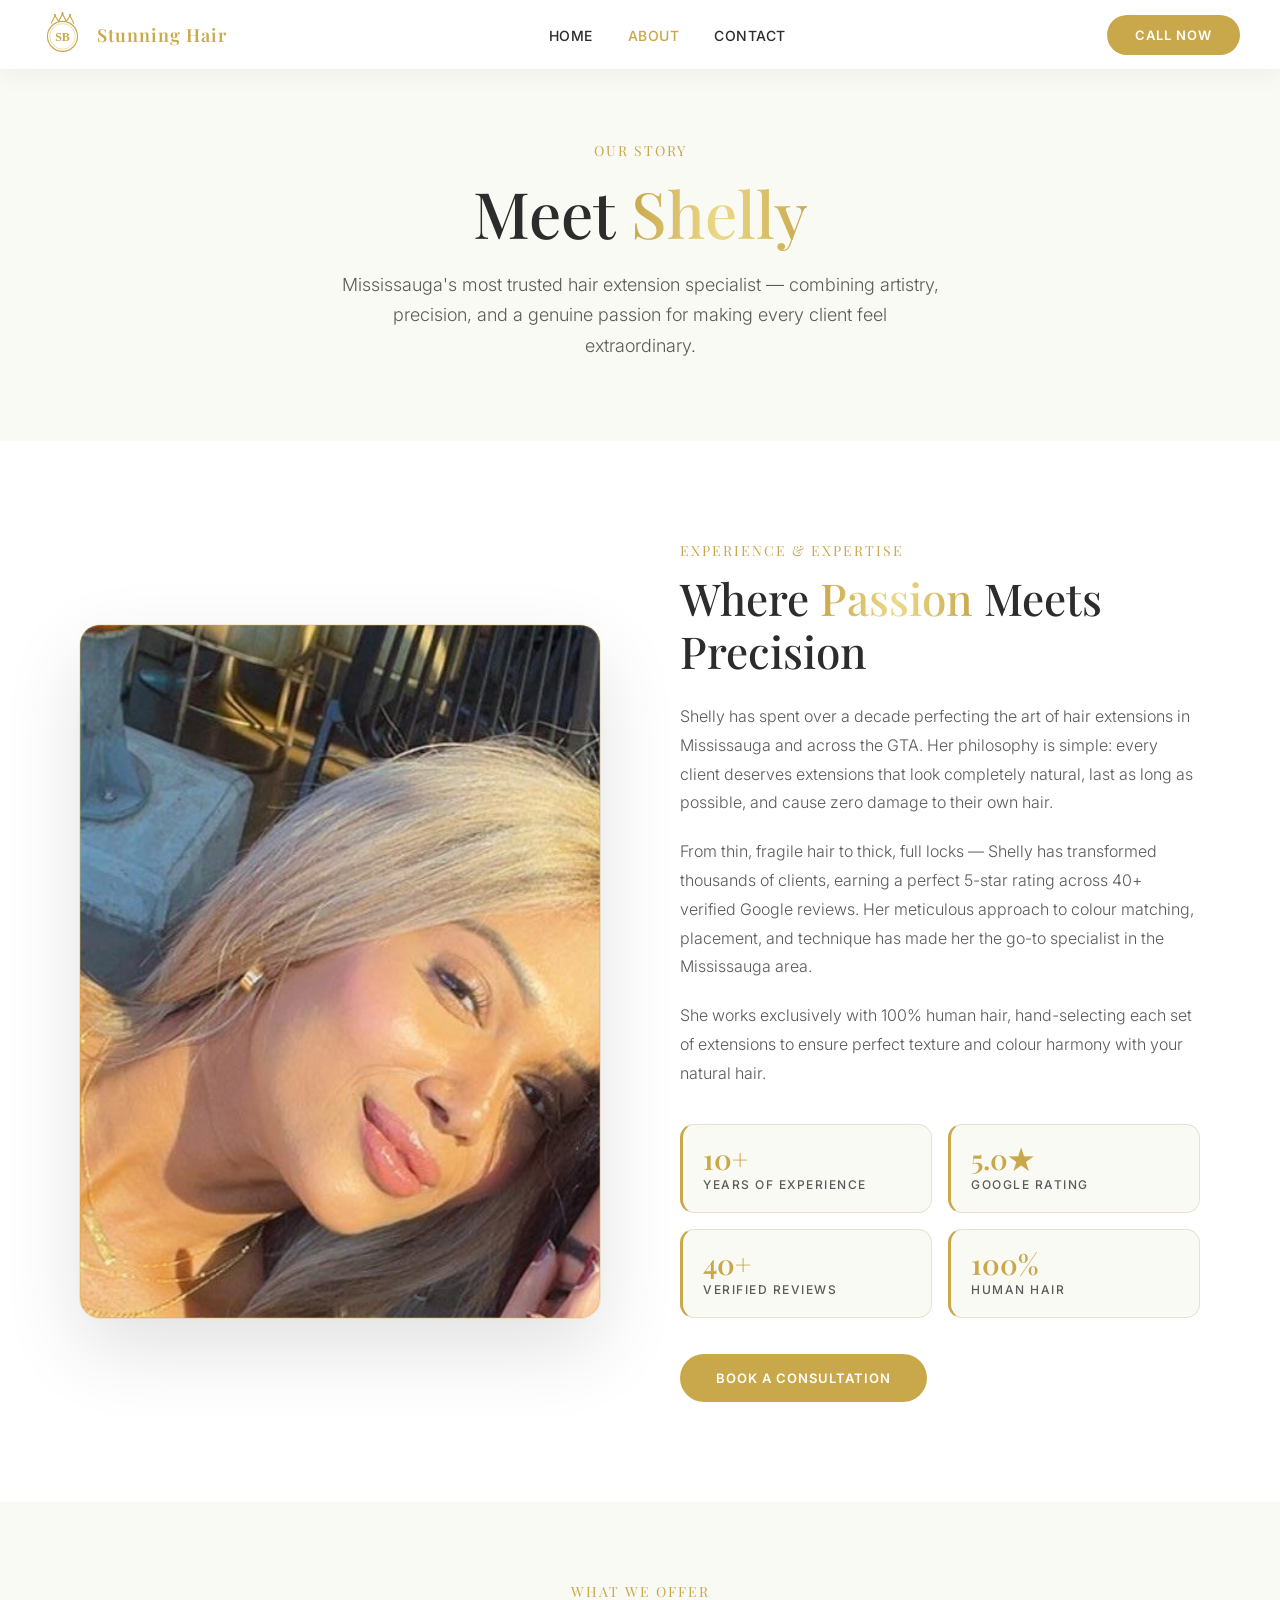
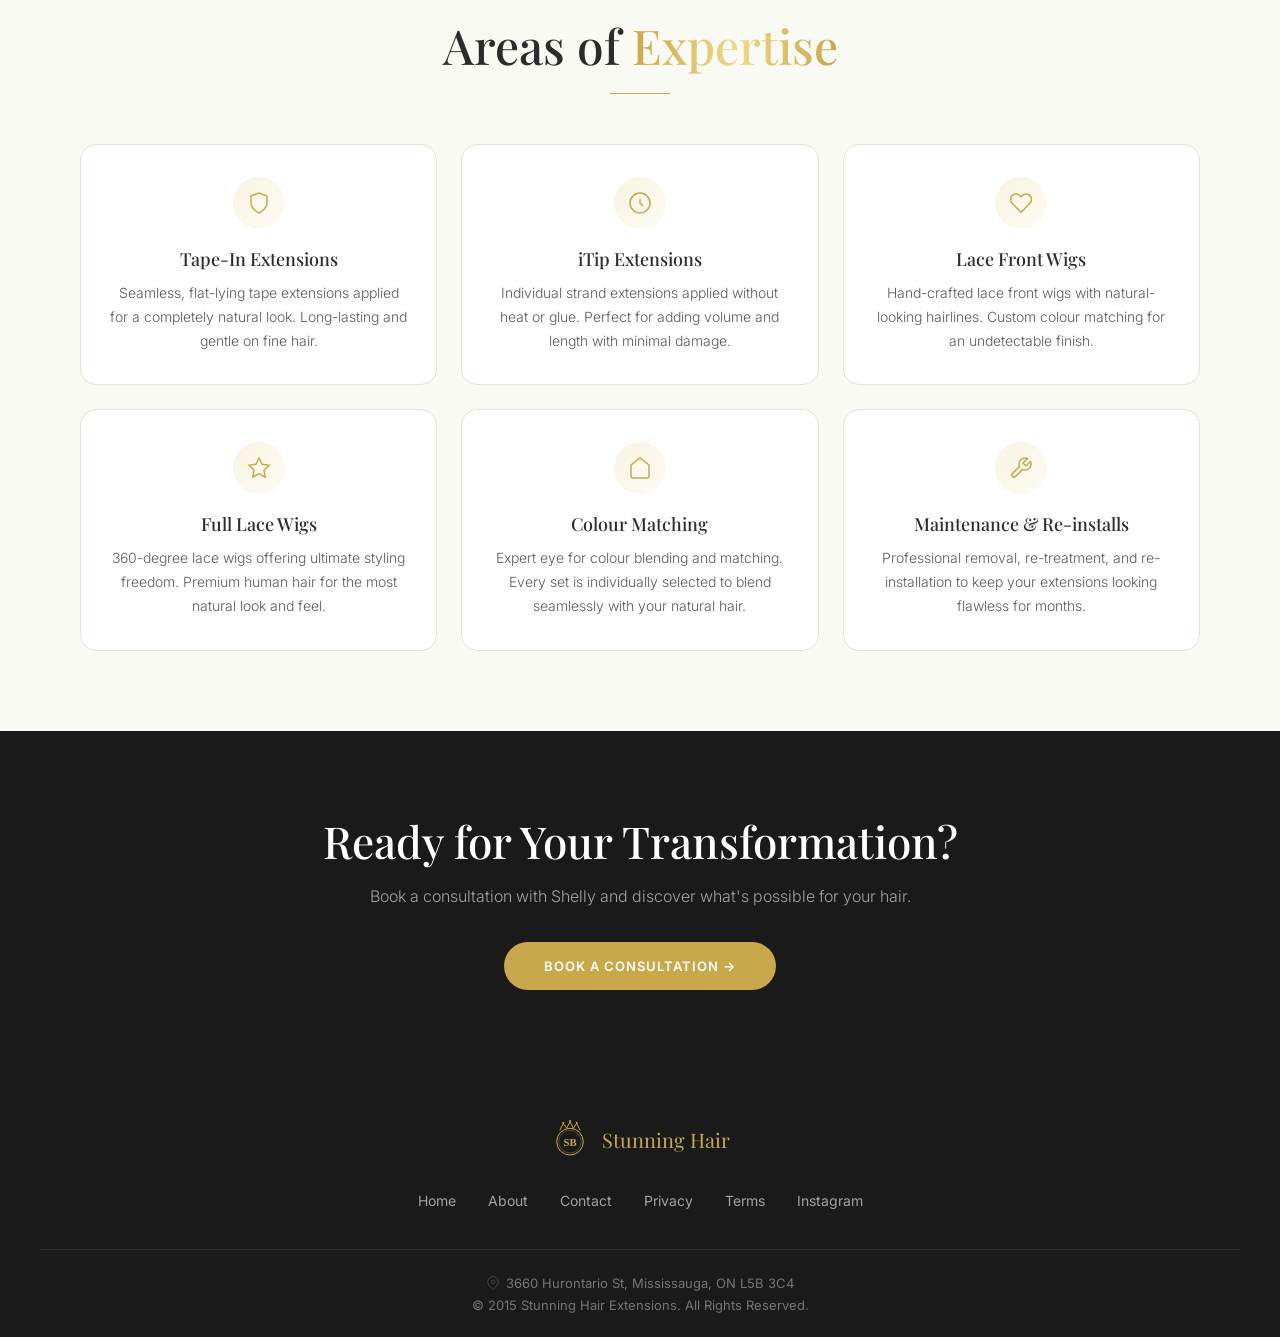
<file: about.html>
﻿<!DOCTYPE html>
<html lang="en">
<head>
    <meta charset="UTF-8">
    <meta name="viewport" content="width=device-width, initial-scale=1.0">
    <title>About Shelly | Expert Hair Extension Stylist in Mississauga</title>
    <meta name="description" content="Meet Shelly, Mississauga's most trusted hair extension specialist with 10+ years of experience. 5-star rated, serving Mississauga, Brampton & the GTA.">
    <meta name="keywords" content="hair extension specialist Mississauga, Shelly hair extensions, best hair stylist Mississauga, iTip tape-in extensions expert GTA">
    <meta name="robots" content="index, follow">
    <link rel="canonical" href="https://www.stunningextensions.ca/about.html">

    <!-- Open Graph -->
    <meta property="og:type" content="profile">
    <meta property="og:title" content="About Shelly — Expert Hair Extension Stylist in Mississauga">
    <meta property="og:description" content="10+ years of experience, 40 five-star Google reviews. Meet the stylist behind Stunning Hair Extensions.">
    <meta property="og:url" content="https://www.stunningextensions.ca/about.html">
    <meta property="og:image" content="https://www.stunningextensions.ca/SHELLYHAIR.jpg">
    <meta property="og:site_name" content="Stunning Hair Extensions">

    <!-- Twitter Card -->
    <meta name="twitter:card" content="summary_large_image">
    <meta name="twitter:title" content="About Shelly — Expert Hair Extension Stylist in Mississauga">
    <meta name="twitter:description" content="10+ years of experience. 5-star rated hair extension studio in Mississauga serving the GTA.">
    <meta name="twitter:image" content="https://www.stunningextensions.ca/SHELLYHAIR.jpg">

    <link rel="icon" type="image/jpeg" href="/favicon.jpg">
    <link rel="apple-touch-icon" href="/favicon.jpg">
    <link rel="apple-touch-icon" href="/favicon.svg">
    <link rel="preconnect" href="https://fonts.googleapis.com">
    <link rel="preconnect" href="https://fonts.gstatic.com" crossorigin>
    <link href="https://fonts.googleapis.com/css2?family=Inter:wght@300;400;500;600&family=Playfair+Display:ital,wght@0,400;0,500;0,600;0,700;1,400;1,500&display=swap" rel="stylesheet">
    <link rel="stylesheet" href="/style.css">

    <!-- Person + Author Schema -->
    <script type="application/ld+json">
    {
      "@context": "https://schema.org",
      "@type": "Person",
      "name": "Shelly",
      "jobTitle": "Hair Extension Specialist",
      "worksFor": {
        "@type": "HairSalon",
        "name": "Stunning Hair Extensions",
        "address": {
          "@type": "PostalAddress",
          "streetAddress": "3660 Hurontario St",
          "addressLocality": "Mississauga",
          "addressRegion": "ON",
          "postalCode": "L5B 3C4",
          "addressCountry": "CA"
        },
        "telephone": "+1-416-996-1490"
      },
      "knowsAbout": ["Hair Extensions", "Tape-In Extensions", "iTip Extensions", "Lace Front Wigs", "Full Lace Wigs", "Hair Care"],
      "hasOccupation": {
        "@type": "Occupation",
        "name": "Hair Extension Technician",
        "occupationLocation": {
          "@type": "City",
          "name": "Mississauga"
        },
        "experienceRequirements": "10+ years professional experience"
      },
      "sameAs": ["https://www.instagram.com/stunning_hairextensions"]
    }
    </script>

    <style>
        .standalone-nav { background: rgba(255,255,255,0.97) !important; backdrop-filter: blur(20px); padding: 12px 0 !important; box-shadow: 0 2px 30px rgba(0,0,0,0.06); }
        .standalone-nav .nav-links a { cursor: pointer; }
        .page-hero { padding: 140px 0 80px; background: var(--off-white); text-align: center; position: relative; overflow: hidden; }
        .page-hero::before { content: ''; position: absolute; inset: 0; opacity: 0.03; background-image: radial-gradient(circle at 2px 2px, #C9A84C 1px, transparent 0); background-size: 40px 40px; }
        .page-hero .section-label { display: inline-block; margin-bottom: 16px; }
        .page-hero h1 { font-family: 'Playfair Display', serif; font-size: clamp(36px, 6vw, 64px); font-weight: 500; color: var(--text-dark); margin-bottom: 20px; line-height: 1.15; }
        .page-hero p { font-size: 18px; color: var(--text-medium); font-weight: 300; max-width: 600px; margin: 0 auto; line-height: 1.7; }
        .about-content-section { padding: 100px 0; background: var(--white); }
        .about-grid { display: grid; grid-template-columns: 1fr 1fr; gap: 80px; align-items: center; max-width: 1200px; margin: 0 auto; padding: 0 40px; }
        .about-photo { border-radius: 20px; overflow: hidden; aspect-ratio: 3/4; box-shadow: 0 30px 80px rgba(0,0,0,0.12), 0 0 0 1px rgba(212,175,55,0.2); position: relative; }
        .about-photo img { width: 100%; height: 100%; object-fit: cover; display: block; }
        .about-photo::after { content: ''; position: absolute; inset: 0; border: 1px solid rgba(212,175,55,0.3); border-radius: 20px; pointer-events: none; }
        .about-text h2 { font-family: 'Playfair Display', serif; font-size: clamp(28px, 4vw, 44px); font-weight: 500; color: var(--text-dark); margin-bottom: 24px; line-height: 1.2; }
        .about-text p { font-size: 16px; color: var(--text-medium); line-height: 1.8; margin-bottom: 20px; font-weight: 300; }
        .credentials { display: grid; grid-template-columns: 1fr 1fr; gap: 16px; margin: 36px 0; }
        .credential { background: var(--off-white); border-radius: 14px; padding: 20px; border: 1px solid var(--border-light); border-left: 3px solid var(--gold); }
        .credential-number { font-family: 'Playfair Display', serif; font-size: 28px; font-weight: 600; color: var(--gold); line-height: 1; margin-bottom: 4px; }
        .credential-label { font-size: 12px; letter-spacing: 1.5px; text-transform: uppercase; color: var(--text-medium); font-weight: 500; }
        .specialties-section { padding: 80px 0; background: var(--off-white); }
        .specialties-section .container { max-width: 1200px; margin: 0 auto; padding: 0 40px; }
        .specialties-grid { display: grid; grid-template-columns: repeat(3, 1fr); gap: 24px; margin-top: 50px; }
        .specialty-card { background: var(--white); border-radius: 16px; padding: 32px 28px; border: 1px solid var(--border-light); text-align: center; transition: all 0.4s ease; }
        .specialty-card:hover { transform: translateY(-6px); box-shadow: 0 20px 50px rgba(0,0,0,0.08); border-color: rgba(212,175,55,0.4); }
        .specialty-icon { width: 52px; height: 52px; border-radius: 50%; background: linear-gradient(135deg, rgba(212,175,55,0.15), rgba(212,175,55,0.05)); display: flex; align-items: center; justify-content: center; margin: 0 auto 18px; }
        .specialty-icon svg { width: 24px; height: 24px; stroke: var(--gold); fill: none; stroke-width: 1.5; }
        .specialty-card h3 { font-family: 'Playfair Display', serif; font-size: 18px; font-weight: 500; color: var(--text-dark); margin-bottom: 10px; }
        .specialty-card p { font-size: 14px; color: var(--text-medium); line-height: 1.7; font-weight: 300; }
        .cta-strip { padding: 80px 0; background: var(--dark); text-align: center; }
        .cta-strip h2 { font-family: 'Playfair Display', serif; font-size: clamp(28px,4vw,44px); color: #fff; margin-bottom: 16px; }
        .cta-strip p { font-size: 16px; color: rgba(255,255,255,0.6); margin-bottom: 36px; font-weight: 300; }
        .cta-strip .btn-gold { display: inline-flex; align-items: center; gap: 8px; padding: 16px 40px; background: var(--gold); color: #fff; text-decoration: none; border-radius: 50px; font-size: 13px; font-weight: 600; letter-spacing: 1px; text-transform: uppercase; transition: opacity .3s; }
        .cta-strip .btn-gold:hover { opacity: .85; }
        @media(max-width:900px){.about-grid{grid-template-columns:1fr;gap:40px;} .credentials{grid-template-columns:1fr 1fr;} .specialties-grid{grid-template-columns:1fr 1fr;}}
        @media(max-width:600px){.credentials{grid-template-columns:1fr;} .specialties-grid{grid-template-columns:1fr;} .about-grid{padding:0 20px;} .specialties-section .container{padding:0 20px;}}
    </style>
</head>
<body>

    <!-- NAVBAR -->
    <nav class="navbar standalone-nav" id="navbar">
        <div class="nav-container">
            <a href="/" class="nav-logo">
                <svg viewBox="0 0 100 120" fill="none">
                    <circle cx="50" cy="65" r="40" stroke="#C9A84C" stroke-width="3"/>
                    <circle cx="50" cy="65" r="34" stroke="#C9A84C" stroke-width="1"/>
                    <text x="50" y="78" text-anchor="middle" font-family="Georgia,serif" font-size="32" fill="#C9A84C" font-weight="600">SB</text>
                    <path d="M20 30 L30 10 L40 25 L50 5 L60 25 L70 10 L80 30" stroke="#C9A84C" stroke-width="3" fill="none" stroke-linecap="round" stroke-linejoin="round"/>
                    <circle cx="30" cy="8" r="3" fill="#C9A84C"/>
                    <circle cx="50" cy="3" r="3" fill="#C9A84C"/>
                    <circle cx="70" cy="8" r="3" fill="#C9A84C"/>
                </svg>
                <span class="nav-logo-text">Stunning Hair</span>
            </a>
            <ul class="nav-links">
                <li><a href="/">Home</a></li>
                <li><a href="/about.html" style="color:var(--gold)">About</a></li>
                <li><a href="/contact.html">Contact</a></li>
            </ul>
            <a href="tel:+14169961490" style="display:inline-flex;align-items:center;gap:8px;padding:12px 28px;background:var(--gold);color:#fff;border-radius:50px;text-decoration:none;font-size:13px;font-weight:600;letter-spacing:1px;text-transform:uppercase;">Call Now</a>
        </div>
    </nav>

    <!-- PAGE HERO -->
    <section class="page-hero">
        <div class="container">
            <span class="section-label">Our Story</span>
            <h1>Meet <span class="gold-shimmer">Shelly</span></h1>
            <p>Mississauga's most trusted hair extension specialist — combining artistry, precision, and a genuine passion for making every client feel extraordinary.</p>
        </div>
    </section>

    <!-- ABOUT CONTENT -->
    <section class="about-content-section">
        <div class="about-grid">
            <div class="about-photo">
                <img src="/SHELLYHAIR.jpg" alt="Shelly — Hair Extension Specialist at Stunning Hair Extensions Mississauga" width="600" height="800">
            </div>
            <div class="about-text">
                <span class="section-label">Experience & Expertise</span>
                <h2>Where <span class="gold-shimmer">Passion</span> Meets Precision</h2>
                <p>Shelly has spent over a decade perfecting the art of hair extensions in Mississauga and across the GTA. Her philosophy is simple: every client deserves extensions that look completely natural, last as long as possible, and cause zero damage to their own hair.</p>
                <p>From thin, fragile hair to thick, full locks — Shelly has transformed thousands of clients, earning a perfect 5-star rating across 40+ verified Google reviews. Her meticulous approach to colour matching, placement, and technique has made her the go-to specialist in the Mississauga area.</p>
                <p>She works exclusively with 100% human hair, hand-selecting each set of extensions to ensure perfect texture and colour harmony with your natural hair.</p>

                <div class="credentials">
                    <div class="credential">
                        <div class="credential-number">10+</div>
                        <div class="credential-label">Years of Experience</div>
                    </div>
                    <div class="credential">
                        <div class="credential-number">5.0★</div>
                        <div class="credential-label">Google Rating</div>
                    </div>
                    <div class="credential">
                        <div class="credential-number">40+</div>
                        <div class="credential-label">Verified Reviews</div>
                    </div>
                    <div class="credential">
                        <div class="credential-number">100%</div>
                        <div class="credential-label">Human Hair</div>
                    </div>
                </div>

                <a href="/contact.html" style="display:inline-flex;align-items:center;gap:8px;padding:16px 36px;background:var(--gold);color:#fff;border-radius:50px;text-decoration:none;font-size:13px;font-weight:600;letter-spacing:1px;text-transform:uppercase;">Book a Consultation</a>
            </div>
        </div>
    </section>

    <!-- SPECIALTIES -->
    <section class="specialties-section">
        <div class="container">
            <div class="section-header" style="text-align:center;margin-bottom:0;">
                <span class="section-label">What We Offer</span>
                <h2 class="section-title">Areas of <span class="gold-shimmer">Expertise</span></h2>
                <div class="section-divider"></div>
            </div>
            <div class="specialties-grid">
                <div class="specialty-card">
                    <div class="specialty-icon"><svg viewBox="0 0 24 24"><path d="M12 22s8-4 8-10V5l-8-3-8 3v7c0 6 8 10 8 10z"/></svg></div>
                    <h3>Tape-In Extensions</h3>
                    <p>Seamless, flat-lying tape extensions applied for a completely natural look. Long-lasting and gentle on fine hair.</p>
                </div>
                <div class="specialty-card">
                    <div class="specialty-icon"><svg viewBox="0 0 24 24"><circle cx="12" cy="12" r="10"/><path d="M12 8v4l3 3"/></svg></div>
                    <h3>iTip Extensions</h3>
                    <p>Individual strand extensions applied without heat or glue. Perfect for adding volume and length with minimal damage.</p>
                </div>
                <div class="specialty-card">
                    <div class="specialty-icon"><svg viewBox="0 0 24 24"><path d="M20.84 4.61a5.5 5.5 0 0 0-7.78 0L12 5.67l-1.06-1.06a5.5 5.5 0 0 0-7.78 7.78l1.06 1.06L12 21.23l7.78-7.78 1.06-1.06a5.5 5.5 0 0 0 0-7.78z"/></svg></div>
                    <h3>Lace Front Wigs</h3>
                    <p>Hand-crafted lace front wigs with natural-looking hairlines. Custom colour matching for an undetectable finish.</p>
                </div>
                <div class="specialty-card">
                    <div class="specialty-icon"><svg viewBox="0 0 24 24"><path d="M12 2l3.09 6.26L22 9.27l-5 4.87 1.18 6.88L12 17.77l-6.18 3.25L7 14.14 2 9.27l6.91-1.01L12 2z"/></svg></div>
                    <h3>Full Lace Wigs</h3>
                    <p>360-degree lace wigs offering ultimate styling freedom. Premium human hair for the most natural look and feel.</p>
                </div>
                <div class="specialty-card">
                    <div class="specialty-icon"><svg viewBox="0 0 24 24"><path d="M3 9l9-7 9 7v11a2 2 0 0 1-2 2H5a2 2 0 0 1-2-2z"/></svg></div>
                    <h3>Colour Matching</h3>
                    <p>Expert eye for colour blending and matching. Every set is individually selected to blend seamlessly with your natural hair.</p>
                </div>
                <div class="specialty-card">
                    <div class="specialty-icon"><svg viewBox="0 0 24 24"><path d="M14.7 6.3a1 1 0 0 0 0 1.4l1.6 1.6a1 1 0 0 0 1.4 0l3.77-3.77a6 6 0 0 1-7.94 7.94l-6.91 6.91a2.12 2.12 0 0 1-3-3l6.91-6.91a6 6 0 0 1 7.94-7.94l-3.76 3.76z"/></svg></div>
                    <h3>Maintenance & Re-installs</h3>
                    <p>Professional removal, re-treatment, and re-installation to keep your extensions looking flawless for months.</p>
                </div>
            </div>
        </div>
    </section>

    <!-- CTA -->
    <section class="cta-strip">
        <div class="container">
            <h2>Ready for Your Transformation?</h2>
            <p>Book a consultation with Shelly and discover what's possible for your hair.</p>
            <a href="/contact.html" class="btn-gold">Book a Consultation →</a>
        </div>
    </section>

    <!-- FOOTER -->
    <footer class="footer">
        <div class="container">
            <div class="footer-simple">
                <div class="footer-logo" onclick="window.location='/'" style="cursor:pointer;">
                    <svg viewBox="0 0 100 120" fill="none">
                        <circle cx="50" cy="65" r="40" stroke="#C9A84C" stroke-width="3"/>
                        <circle cx="50" cy="65" r="34" stroke="#C9A84C" stroke-width="1"/>
                        <text x="50" y="78" text-anchor="middle" font-family="Georgia,serif" font-size="32" fill="#C9A84C" font-weight="600">SB</text>
                        <path d="M20 30 L30 10 L40 25 L50 5 L60 25 L70 10 L80 30" stroke="#C9A84C" stroke-width="3" fill="none" stroke-linecap="round" stroke-linejoin="round"/>
                        <circle cx="30" cy="8" r="3" fill="#C9A84C"/><circle cx="50" cy="3" r="3" fill="#C9A84C"/><circle cx="70" cy="8" r="3" fill="#C9A84C"/>
                    </svg>
                    <span>Stunning Hair</span>
                </div>
                <nav class="footer-nav-links">
                    <a href="/">Home</a>
                    <a href="/about.html">About</a>
                    <a href="/contact.html">Contact</a>
                    <a href="/privacy.html">Privacy</a>
                    <a href="/terms.html">Terms</a>
                    <a href="https://www.instagram.com/stunning_hairextensions" target="_blank" rel="noopener">Instagram</a>
                </nav>
            </div>
            <div class="footer-bottom">
                <p class="footer-address" style="display:inline-flex;align-items:center;gap:6px;margin-bottom:6px;">
                    <svg viewBox="0 0 24 24" fill="none" stroke="currentColor" stroke-width="1.5" width="14" height="14"><path d="M21 10c0 7-9 13-9 13s-9-6-9-13a9 9 0 0 1 18 0z"/><circle cx="12" cy="10" r="3"/></svg>
                    <span>3660 Hurontario St, Mississauga, ON L5B 3C4</span>
                </p>
                <p>&copy; 2015 Stunning Hair Extensions. All Rights Reserved.</p>
            </div>
        </div>
    </footer>

</body>
</html>
</file>
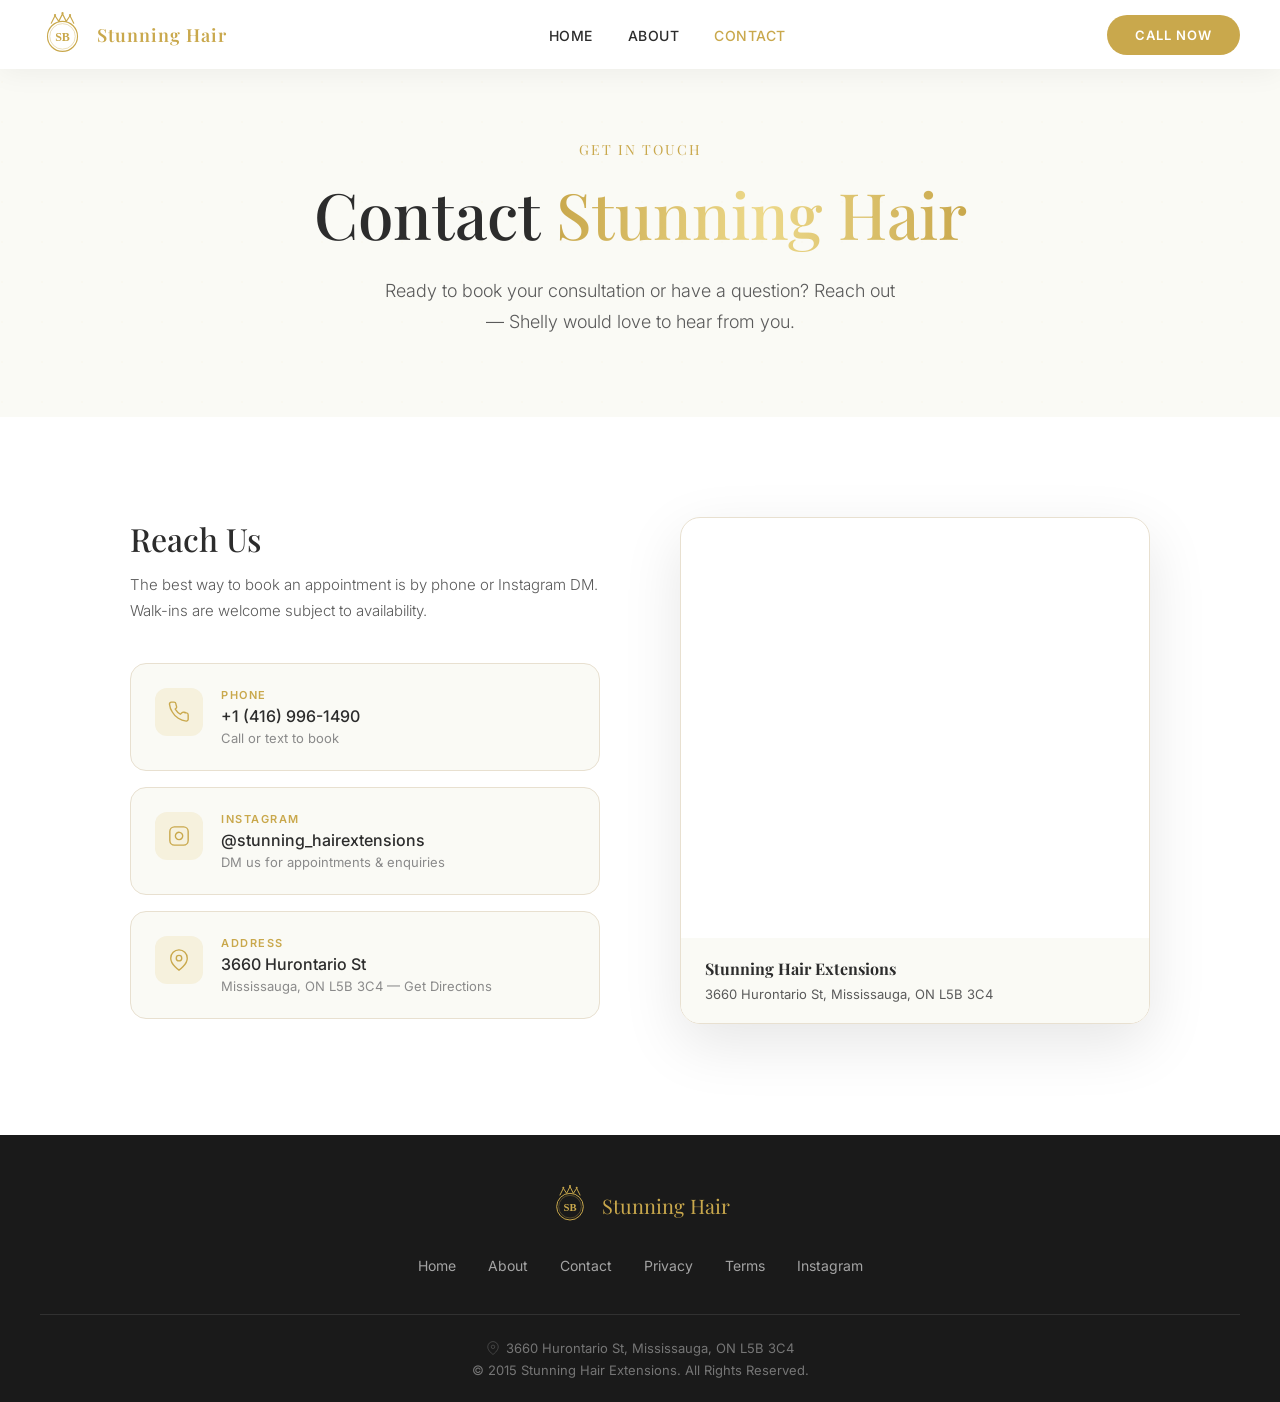
<file: contact.html>
﻿<!DOCTYPE html>
<html lang="en">
<head>
    <meta charset="UTF-8">
    <meta name="viewport" content="width=device-width, initial-scale=1.0">
    <title>Contact Stunning Hair Extensions | Mississauga, ON</title>
    <meta name="description" content="Contact Stunning Hair Extensions in Mississauga. Call +1 (416) 996-1490 or visit us at 3660 Hurontario St, Mississauga, ON L5B 3C4. Book your hair extension consultation today.">
    <meta name="keywords" content="contact Stunning Hair Extensions, hair extensions Mississauga appointment, book hair extensions GTA, Hurontario St hair salon">
    <meta name="robots" content="index, follow">
    <link rel="canonical" href="https://www.stunningextensions.ca/contact.html">

    <!-- Open Graph -->
    <meta property="og:type" content="website">
    <meta property="og:title" content="Contact Stunning Hair Extensions | Mississauga">
    <meta property="og:description" content="Call or visit Stunning Hair Extensions at 3660 Hurontario St, Mississauga, ON. 5-star rated hair extension studio.">
    <meta property="og:url" content="https://www.stunningextensions.ca/contact.html">
    <meta property="og:site_name" content="Stunning Hair Extensions">

    <!-- Twitter Card -->
    <meta name="twitter:card" content="summary">
    <meta name="twitter:title" content="Contact Stunning Hair Extensions | Mississauga">
    <meta name="twitter:description" content="Call +1 (416) 996-1490 or visit 3660 Hurontario St, Mississauga. 5-star rated hair extensions.">

    <link rel="icon" type="image/jpeg" href="/favicon.jpg">
    <link rel="apple-touch-icon" href="/favicon.jpg">
    <link rel="preconnect" href="https://fonts.googleapis.com">
    <link rel="preconnect" href="https://fonts.gstatic.com" crossorigin>
    <link href="https://fonts.googleapis.com/css2?family=Inter:wght@300;400;500;600&family=Playfair+Display:ital,wght@0,400;0,500;0,600;0,700;1,400;1,500&display=swap" rel="stylesheet">
    <link rel="stylesheet" href="/style.css">

    <!-- LocalBusiness schema — exact NAP match -->
    <script type="application/ld+json">
    {
      "@context": "https://schema.org",
      "@type": "HairSalon",
      "name": "Stunning Hair Extensions",
      "address": {
        "@type": "PostalAddress",
        "streetAddress": "3660 Hurontario St",
        "addressLocality": "Mississauga",
        "addressRegion": "ON",
        "postalCode": "L5B 3C4",
        "addressCountry": "CA"
      },
      "telephone": "+1-416-996-1490",
      "url": "https://www.stunningextensions.ca",
      "sameAs": ["https://www.instagram.com/stunning_hairextensions"],
      "geo": {
        "@type": "GeoCoordinates",
        "latitude": 43.5896,
        "longitude": -79.6384
      },
      "hasMap": "https://maps.google.com/?q=3660+Hurontario+St,+Mississauga,+ON+L5B+3C4",
      "aggregateRating": {
        "@type": "AggregateRating",
        "ratingValue": "5.0",
        "bestRating": "5",
        "reviewCount": "40"
      }
    }
    </script>

    <style>
        .standalone-nav { background: rgba(255,255,255,0.97) !important; backdrop-filter: blur(20px); padding: 12px 0 !important; box-shadow: 0 2px 30px rgba(0,0,0,0.06); }
        .page-hero { padding: 140px 0 80px; background: var(--off-white); text-align: center; position: relative; overflow: hidden; }
        .page-hero::before { content: ''; position: absolute; inset: 0; opacity: 0.03; background-image: radial-gradient(circle at 2px 2px, #C9A84C 1px, transparent 0); background-size: 40px 40px; }
        .page-hero h1 { font-family: 'Playfair Display', serif; font-size: clamp(36px, 6vw, 64px); font-weight: 500; color: var(--text-dark); margin-bottom: 20px; }
        .page-hero p { font-size: 18px; color: var(--text-medium); font-weight: 300; max-width: 520px; margin: 0 auto; line-height: 1.7; }
        .contact-section { padding: 100px 0; background: var(--white); }
        .contact-grid { display: grid; grid-template-columns: 1fr 1fr; gap: 80px; align-items: start; max-width: 1100px; margin: 0 auto; padding: 0 40px; }
        .contact-info h2 { font-family: 'Playfair Display', serif; font-size: 32px; font-weight: 500; color: var(--text-dark); margin-bottom: 12px; }
        .contact-info > p { font-size: 15px; color: var(--text-medium); line-height: 1.7; font-weight: 300; margin-bottom: 40px; }
        .contact-card { display: flex; align-items: flex-start; gap: 18px; padding: 24px; background: var(--off-white); border-radius: 16px; border: 1px solid var(--border-light); margin-bottom: 16px; text-decoration: none; color: inherit; transition: all 0.3s ease; }
        .contact-card:hover { border-color: rgba(212,175,55,0.5); box-shadow: 0 8px 30px rgba(0,0,0,0.06); transform: translateY(-2px); }
        .contact-card-icon { width: 48px; height: 48px; border-radius: 12px; background: rgba(212,175,55,0.12); display: flex; align-items: center; justify-content: center; flex-shrink: 0; }
        .contact-card-icon svg { width: 22px; height: 22px; stroke: var(--gold); fill: none; stroke-width: 1.5; }
        .contact-card-label { font-size: 11px; letter-spacing: 1.5px; text-transform: uppercase; color: var(--gold); font-weight: 600; margin-bottom: 4px; }
        .contact-card-value { font-size: 16px; color: var(--text-dark); font-weight: 500; margin-bottom: 4px; }
        .contact-card-sub { font-size: 13px; color: var(--text-light); }
        .map-wrap { border-radius: 20px; overflow: hidden; box-shadow: 0 20px 60px rgba(0,0,0,0.1); border: 1px solid var(--border-light); }
        .map-wrap iframe { display: block; width: 100%; height: 420px; border: 0; }
        .map-label { padding: 20px 24px; background: var(--off-white); }
        .map-label strong { font-family: 'Playfair Display', serif; font-size: 16px; color: var(--text-dark); display: block; margin-bottom: 4px; }
        .map-label span { font-size: 13px; color: var(--text-medium); }
        @media(max-width:900px){.contact-grid{grid-template-columns:1fr;gap:40px;padding:0 24px;}}
    </style>
</head>
<body>

    <!-- NAVBAR -->
    <nav class="navbar standalone-nav">
        <div class="nav-container">
            <a href="/" class="nav-logo">
                <svg viewBox="0 0 100 120" fill="none">
                    <circle cx="50" cy="65" r="40" stroke="#C9A84C" stroke-width="3"/>
                    <circle cx="50" cy="65" r="34" stroke="#C9A84C" stroke-width="1"/>
                    <text x="50" y="78" text-anchor="middle" font-family="Georgia,serif" font-size="32" fill="#C9A84C" font-weight="600">SB</text>
                    <path d="M20 30 L30 10 L40 25 L50 5 L60 25 L70 10 L80 30" stroke="#C9A84C" stroke-width="3" fill="none" stroke-linecap="round" stroke-linejoin="round"/>
                    <circle cx="30" cy="8" r="3" fill="#C9A84C"/>
                    <circle cx="50" cy="3" r="3" fill="#C9A84C"/>
                    <circle cx="70" cy="8" r="3" fill="#C9A84C"/>
                </svg>
                <span class="nav-logo-text">Stunning Hair</span>
            </a>
            <ul class="nav-links">
                <li><a href="/">Home</a></li>
                <li><a href="/about.html">About</a></li>
                <li><a href="/contact.html" style="color:var(--gold)">Contact</a></li>
            </ul>
            <a href="tel:+14169961490" style="display:inline-flex;align-items:center;gap:8px;padding:12px 28px;background:var(--gold);color:#fff;border-radius:50px;text-decoration:none;font-size:13px;font-weight:600;letter-spacing:1px;text-transform:uppercase;">Call Now</a>
        </div>
    </nav>

    <!-- PAGE HERO -->
    <section class="page-hero">
        <div class="container">
            <span class="section-label">Get In Touch</span>
            <h1>Contact <span class="gold-shimmer">Stunning Hair</span></h1>
            <p>Ready to book your consultation or have a question? Reach out — Shelly would love to hear from you.</p>
        </div>
    </section>

    <!-- CONTACT SECTION -->
    <main class="contact-section">
        <div class="contact-grid">

            <!-- Contact info -->
            <div class="contact-info">
                <h2>Reach Us</h2>
                <p>The best way to book an appointment is by phone or Instagram DM. Walk-ins are welcome subject to availability.</p>

                <a href="tel:+14169961490" class="contact-card">
                    <div class="contact-card-icon">
                        <svg viewBox="0 0 24 24"><path d="M22 16.92v3a2 2 0 0 1-2.18 2 19.79 19.79 0 0 1-8.63-3.07A19.5 19.5 0 0 1 4.69 12a19.79 19.79 0 0 1-3.07-8.67A2 2 0 0 1 3.6 1.28h3a2 2 0 0 1 2 1.72 12.84 12.84 0 0 0 .7 2.81 2 2 0 0 1-.45 2.11L7.91 8.84a16 16 0 0 0 5.61 5.61l1.72-1.72a2 2 0 0 1 2.11-.45 12.84 12.84 0 0 0 2.81.7A2 2 0 0 1 22 14.9z"/></svg>
                    </div>
                    <div>
                        <div class="contact-card-label">Phone</div>
                        <div class="contact-card-value">+1 (416) 996-1490</div>
                        <div class="contact-card-sub">Call or text to book</div>
                    </div>
                </a>

                <a href="https://www.instagram.com/stunning_hairextensions" target="_blank" rel="noopener" class="contact-card">
                    <div class="contact-card-icon">
                        <svg viewBox="0 0 24 24"><rect x="2" y="2" width="20" height="20" rx="5" ry="5"/><path d="M16 11.37A4 4 0 1 1 12.63 8 4 4 0 0 1 16 11.37z"/><line x1="17.5" y1="6.5" x2="17.51" y2="6.5"/></svg>
                    </div>
                    <div>
                        <div class="contact-card-label">Instagram</div>
                        <div class="contact-card-value">@stunning_hairextensions</div>
                        <div class="contact-card-sub">DM us for appointments & enquiries</div>
                    </div>
                </a>

                <a href="https://maps.google.com/?q=3660+Hurontario+St,+Mississauga,+ON+L5B+3C4" target="_blank" rel="noopener" class="contact-card">
                    <div class="contact-card-icon">
                        <svg viewBox="0 0 24 24"><path d="M21 10c0 7-9 13-9 13s-9-6-9-13a9 9 0 0 1 18 0z"/><circle cx="12" cy="10" r="3"/></svg>
                    </div>
                    <div>
                        <div class="contact-card-label">Address</div>
                        <div class="contact-card-value">3660 Hurontario St</div>
                        <div class="contact-card-sub">Mississauga, ON L5B 3C4 — Get Directions</div>
                    </div>
                </a>
            </div>

            <!-- Map -->
            <div>
                <div class="map-wrap">
                    <iframe
                        src="https://maps.google.com/maps?q=3660+Hurontario+St,+Mississauga,+ON+L5B+3C4&z=16&output=embed"
                        allowfullscreen=""
                        loading="lazy"
                        referrerpolicy="no-referrer-when-downgrade"
                        title="Stunning Hair Extensions location at 3660 Hurontario St, Mississauga">
                    </iframe>
                    <div class="map-label">
                        <strong>Stunning Hair Extensions</strong>
                        <span>3660 Hurontario St, Mississauga, ON L5B 3C4</span>
                    </div>
                </div>
            </div>

        </div>
    </main>

    <!-- FOOTER -->
    <footer class="footer">
        <div class="container">
            <div class="footer-simple">
                <div class="footer-logo" onclick="window.location='/'" style="cursor:pointer;">
                    <svg viewBox="0 0 100 120" fill="none">
                        <circle cx="50" cy="65" r="40" stroke="#C9A84C" stroke-width="3"/>
                        <circle cx="50" cy="65" r="34" stroke="#C9A84C" stroke-width="1"/>
                        <text x="50" y="78" text-anchor="middle" font-family="Georgia,serif" font-size="32" fill="#C9A84C" font-weight="600">SB</text>
                        <path d="M20 30 L30 10 L40 25 L50 5 L60 25 L70 10 L80 30" stroke="#C9A84C" stroke-width="3" fill="none" stroke-linecap="round" stroke-linejoin="round"/>
                        <circle cx="30" cy="8" r="3" fill="#C9A84C"/><circle cx="50" cy="3" r="3" fill="#C9A84C"/><circle cx="70" cy="8" r="3" fill="#C9A84C"/>
                    </svg>
                    <span>Stunning Hair</span>
                </div>
                <nav class="footer-nav-links">
                    <a href="/">Home</a>
                    <a href="/about.html">About</a>
                    <a href="/contact.html">Contact</a>
                    <a href="/privacy.html">Privacy</a>
                    <a href="/terms.html">Terms</a>
                    <a href="https://www.instagram.com/stunning_hairextensions" target="_blank" rel="noopener">Instagram</a>
                </nav>
            </div>
            <div class="footer-bottom">
                <p class="footer-address" style="display:inline-flex;align-items:center;gap:6px;margin-bottom:6px;">
                    <svg viewBox="0 0 24 24" fill="none" stroke="currentColor" stroke-width="1.5" width="14" height="14"><path d="M21 10c0 7-9 13-9 13s-9-6-9-13a9 9 0 0 1 18 0z"/><circle cx="12" cy="10" r="3"/></svg>
                    <span>3660 Hurontario St, Mississauga, ON L5B 3C4</span>
                </p>
                <p>&copy; 2015 Stunning Hair Extensions. All Rights Reserved.</p>
            </div>
        </div>
    </footer>

</body>
</html>
</file>
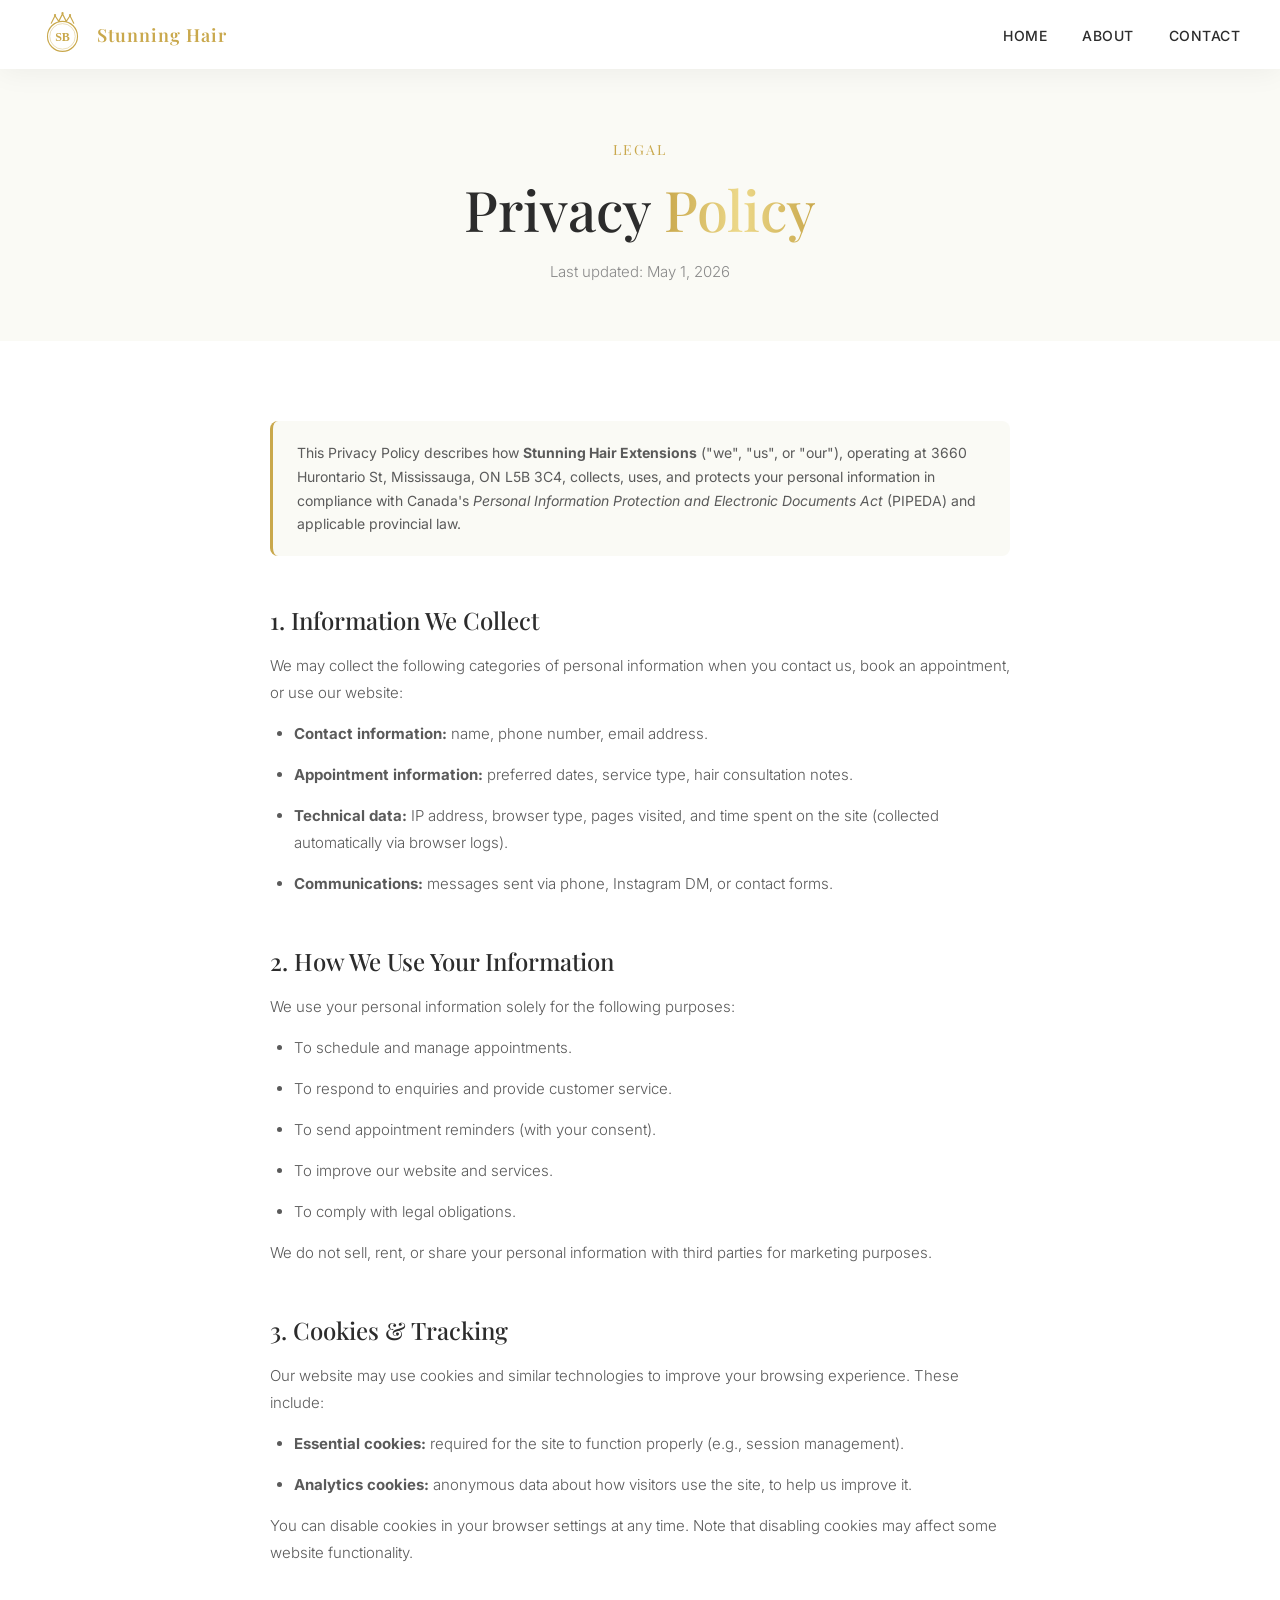
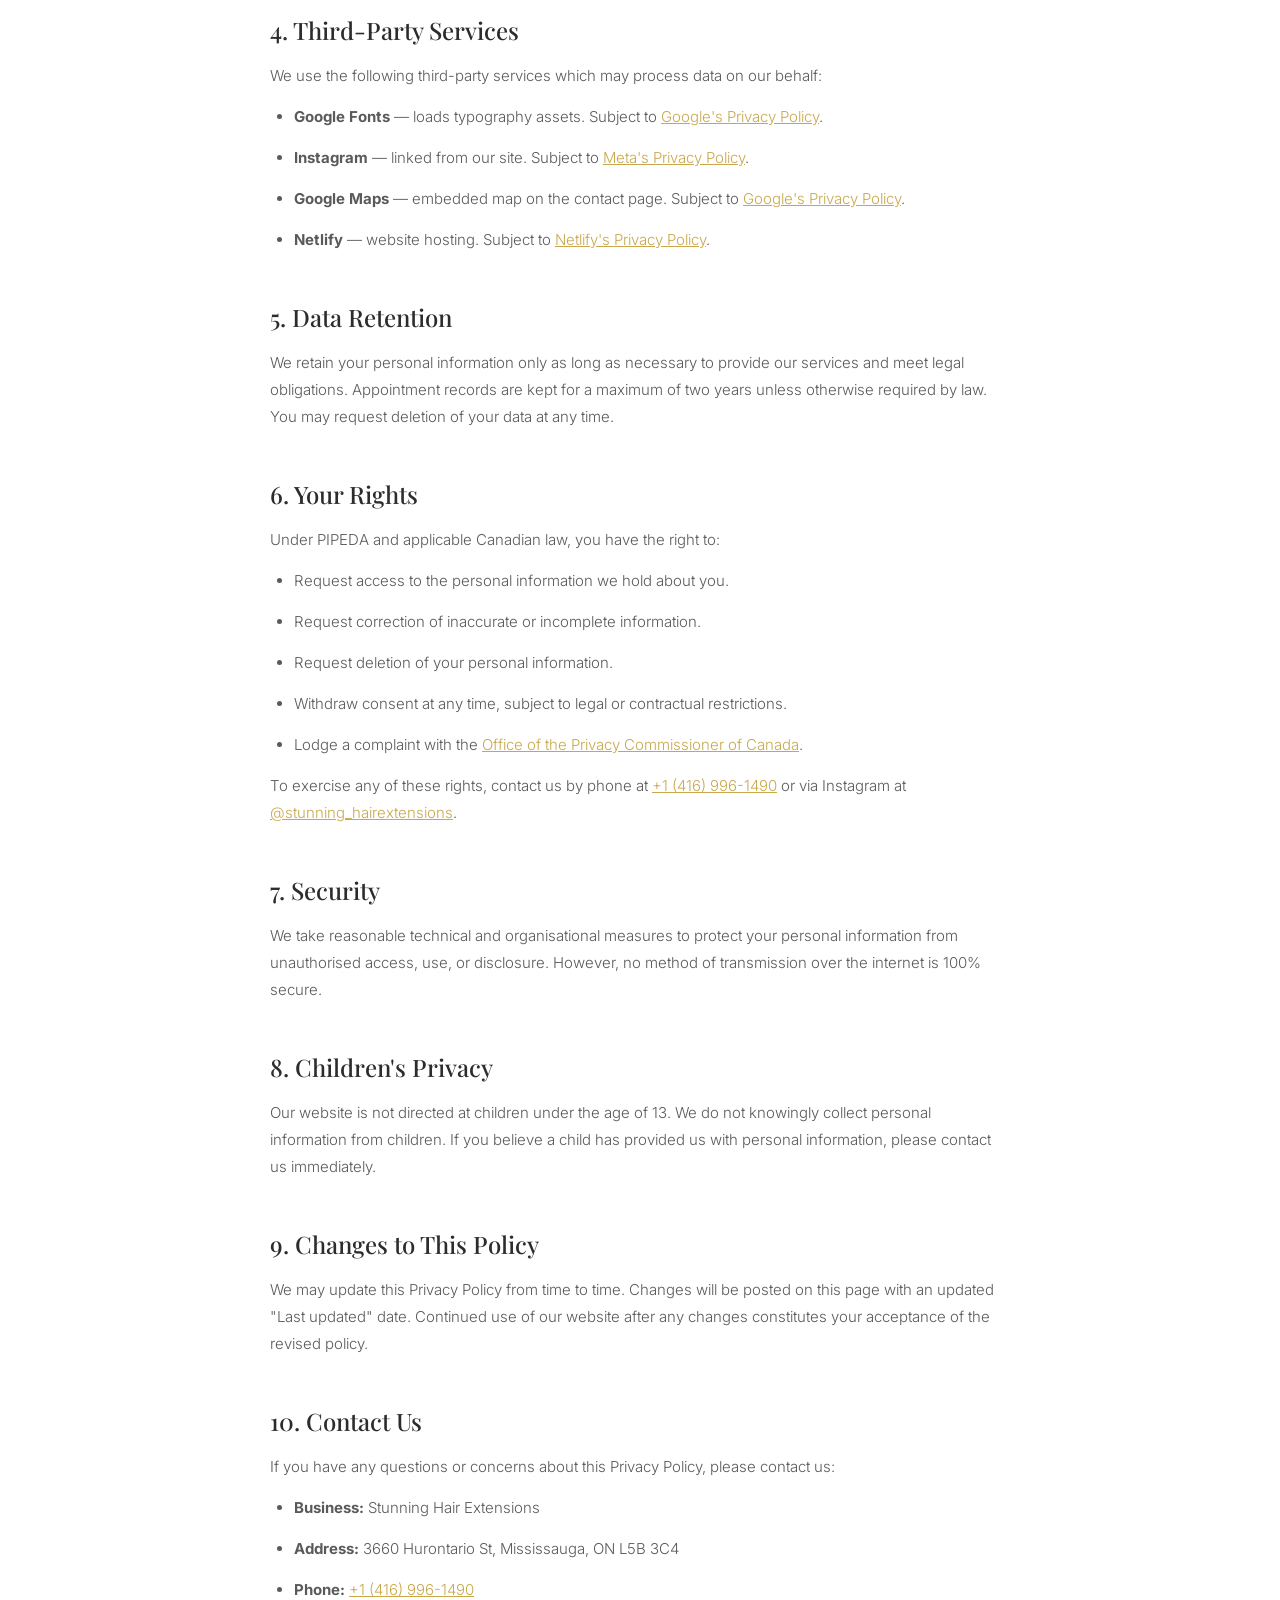
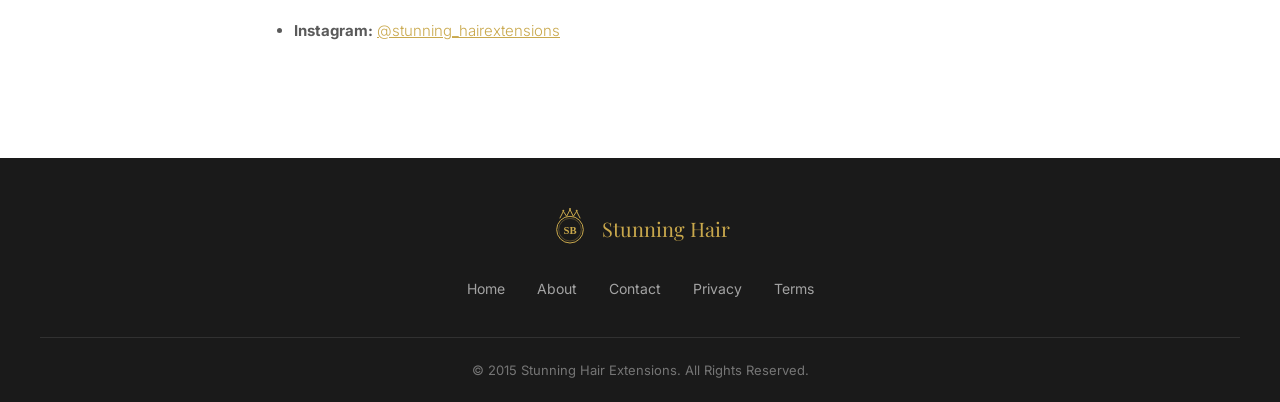
<file: privacy.html>
﻿<!DOCTYPE html>
<html lang="en">
<head>
    <meta charset="UTF-8">
    <meta name="viewport" content="width=device-width, initial-scale=1.0">
    <title>Privacy Policy | Stunning Hair Extensions Mississauga</title>
    <meta name="description" content="Privacy Policy for Stunning Hair Extensions. Learn how we collect, use, and protect your personal information in accordance with Canadian privacy law (PIPEDA).">
    <meta name="robots" content="index, follow">
    <link rel="canonical" href="https://www.stunningextensions.ca/privacy.html">
    <link rel="icon" type="image/jpeg" href="/favicon.jpg">
    <link rel="apple-touch-icon" href="/favicon.jpg">
    <link rel="preconnect" href="https://fonts.googleapis.com">
    <link rel="preconnect" href="https://fonts.gstatic.com" crossorigin>
    <link href="https://fonts.googleapis.com/css2?family=Inter:wght@300;400;500;600&family=Playfair+Display:ital,wght@0,400;0,500;0,600;0,700;1,400;1,500&display=swap" rel="stylesheet">
    <link rel="stylesheet" href="/style.css">
    <style>
        .standalone-nav { background: rgba(255,255,255,0.97) !important; padding: 12px 0 !important; box-shadow: 0 2px 30px rgba(0,0,0,0.06); }
        .page-hero { padding: 140px 0 60px; background: var(--off-white); text-align: center; }
        .page-hero h1 { font-family: 'Playfair Display', serif; font-size: clamp(32px,5vw,56px); font-weight: 500; color: var(--text-dark); margin-bottom: 16px; }
        .page-hero p { font-size: 15px; color: var(--text-light); font-weight: 300; }
        .legal-body { max-width: 820px; margin: 0 auto; padding: 80px 40px 100px; }
        .legal-body h2 { font-family: 'Playfair Display', serif; font-size: 24px; font-weight: 500; color: var(--text-dark); margin: 48px 0 16px; }
        .legal-body h3 { font-size: 16px; font-weight: 600; color: var(--text-dark); margin: 28px 0 10px; }
        .legal-body p, .legal-body li { font-size: 15px; color: var(--text-medium); line-height: 1.8; font-weight: 300; margin-bottom: 14px; }
        .legal-body ul { padding-left: 24px; }
        .legal-body a { color: var(--gold); }
        .legal-lead { background: var(--off-white); border-left: 3px solid var(--gold); border-radius: 8px; padding: 20px 24px; margin-bottom: 32px; font-size: 14px; color: var(--text-medium); line-height: 1.7; }
        @media(max-width:600px){.legal-body{padding:60px 24px 80px;}}
    </style>
</head>
<body>

    <nav class="navbar standalone-nav">
        <div class="nav-container">
            <a href="/" class="nav-logo">
                <svg viewBox="0 0 100 120" fill="none">
                    <circle cx="50" cy="65" r="40" stroke="#C9A84C" stroke-width="3"/>
                    <circle cx="50" cy="65" r="34" stroke="#C9A84C" stroke-width="1"/>
                    <text x="50" y="78" text-anchor="middle" font-family="Georgia,serif" font-size="32" fill="#C9A84C" font-weight="600">SB</text>
                    <path d="M20 30 L30 10 L40 25 L50 5 L60 25 L70 10 L80 30" stroke="#C9A84C" stroke-width="3" fill="none" stroke-linecap="round" stroke-linejoin="round"/>
                    <circle cx="30" cy="8" r="3" fill="#C9A84C"/><circle cx="50" cy="3" r="3" fill="#C9A84C"/><circle cx="70" cy="8" r="3" fill="#C9A84C"/>
                </svg>
                <span class="nav-logo-text">Stunning Hair</span>
            </a>
            <ul class="nav-links">
                <li><a href="/">Home</a></li>
                <li><a href="/about.html">About</a></li>
                <li><a href="/contact.html">Contact</a></li>
            </ul>
        </div>
    </nav>

    <section class="page-hero">
        <div class="container">
            <span class="section-label">Legal</span>
            <h1>Privacy <span class="gold-shimmer">Policy</span></h1>
            <p>Last updated: May 1, 2026</p>
        </div>
    </section>

    <main>
        <div class="legal-body">
            <div class="legal-lead">
                This Privacy Policy describes how <strong>Stunning Hair Extensions</strong> ("we", "us", or "our"), operating at 3660 Hurontario St, Mississauga, ON L5B 3C4, collects, uses, and protects your personal information in compliance with Canada's <em>Personal Information Protection and Electronic Documents Act</em> (PIPEDA) and applicable provincial law.
            </div>

            <h2>1. Information We Collect</h2>
            <p>We may collect the following categories of personal information when you contact us, book an appointment, or use our website:</p>
            <ul>
                <li><strong>Contact information:</strong> name, phone number, email address.</li>
                <li><strong>Appointment information:</strong> preferred dates, service type, hair consultation notes.</li>
                <li><strong>Technical data:</strong> IP address, browser type, pages visited, and time spent on the site (collected automatically via browser logs).</li>
                <li><strong>Communications:</strong> messages sent via phone, Instagram DM, or contact forms.</li>
            </ul>

            <h2>2. How We Use Your Information</h2>
            <p>We use your personal information solely for the following purposes:</p>
            <ul>
                <li>To schedule and manage appointments.</li>
                <li>To respond to enquiries and provide customer service.</li>
                <li>To send appointment reminders (with your consent).</li>
                <li>To improve our website and services.</li>
                <li>To comply with legal obligations.</li>
            </ul>
            <p>We do not sell, rent, or share your personal information with third parties for marketing purposes.</p>

            <h2>3. Cookies & Tracking</h2>
            <p>Our website may use cookies and similar technologies to improve your browsing experience. These include:</p>
            <ul>
                <li><strong>Essential cookies:</strong> required for the site to function properly (e.g., session management).</li>
                <li><strong>Analytics cookies:</strong> anonymous data about how visitors use the site, to help us improve it.</li>
            </ul>
            <p>You can disable cookies in your browser settings at any time. Note that disabling cookies may affect some website functionality.</p>

            <h2>4. Third-Party Services</h2>
            <p>We use the following third-party services which may process data on our behalf:</p>
            <ul>
                <li><strong>Google Fonts</strong> — loads typography assets. Subject to <a href="https://policies.google.com/privacy" target="_blank" rel="noopener">Google's Privacy Policy</a>.</li>
                <li><strong>Instagram</strong> — linked from our site. Subject to <a href="https://privacycenter.instagram.com/" target="_blank" rel="noopener">Meta's Privacy Policy</a>.</li>
                <li><strong>Google Maps</strong> — embedded map on the contact page. Subject to <a href="https://policies.google.com/privacy" target="_blank" rel="noopener">Google's Privacy Policy</a>.</li>
                <li><strong>Netlify</strong> — website hosting. Subject to <a href="https://www.netlify.com/privacy/" target="_blank" rel="noopener">Netlify's Privacy Policy</a>.</li>
            </ul>

            <h2>5. Data Retention</h2>
            <p>We retain your personal information only as long as necessary to provide our services and meet legal obligations. Appointment records are kept for a maximum of two years unless otherwise required by law. You may request deletion of your data at any time.</p>

            <h2>6. Your Rights</h2>
            <p>Under PIPEDA and applicable Canadian law, you have the right to:</p>
            <ul>
                <li>Request access to the personal information we hold about you.</li>
                <li>Request correction of inaccurate or incomplete information.</li>
                <li>Request deletion of your personal information.</li>
                <li>Withdraw consent at any time, subject to legal or contractual restrictions.</li>
                <li>Lodge a complaint with the <a href="https://www.priv.gc.ca/" target="_blank" rel="noopener">Office of the Privacy Commissioner of Canada</a>.</li>
            </ul>
            <p>To exercise any of these rights, contact us by phone at <a href="tel:+14169961490">+1 (416) 996-1490</a> or via Instagram at <a href="https://www.instagram.com/stunning_hairextensions" target="_blank" rel="noopener">@stunning_hairextensions</a>.</p>

            <h2>7. Security</h2>
            <p>We take reasonable technical and organisational measures to protect your personal information from unauthorised access, use, or disclosure. However, no method of transmission over the internet is 100% secure.</p>

            <h2>8. Children's Privacy</h2>
            <p>Our website is not directed at children under the age of 13. We do not knowingly collect personal information from children. If you believe a child has provided us with personal information, please contact us immediately.</p>

            <h2>9. Changes to This Policy</h2>
            <p>We may update this Privacy Policy from time to time. Changes will be posted on this page with an updated "Last updated" date. Continued use of our website after any changes constitutes your acceptance of the revised policy.</p>

            <h2>10. Contact Us</h2>
            <p>If you have any questions or concerns about this Privacy Policy, please contact us:</p>
            <ul>
                <li><strong>Business:</strong> Stunning Hair Extensions</li>
                <li><strong>Address:</strong> 3660 Hurontario St, Mississauga, ON L5B 3C4</li>
                <li><strong>Phone:</strong> <a href="tel:+14169961490">+1 (416) 996-1490</a></li>
                <li><strong>Instagram:</strong> <a href="https://www.instagram.com/stunning_hairextensions" target="_blank" rel="noopener">@stunning_hairextensions</a></li>
            </ul>
        </div>
    </main>

    <footer class="footer">
        <div class="container">
            <div class="footer-simple">
                <div class="footer-logo" onclick="window.location='/'" style="cursor:pointer;">
                    <svg viewBox="0 0 100 120" fill="none">
                        <circle cx="50" cy="65" r="40" stroke="#C9A84C" stroke-width="3"/>
                        <circle cx="50" cy="65" r="34" stroke="#C9A84C" stroke-width="1"/>
                        <text x="50" y="78" text-anchor="middle" font-family="Georgia,serif" font-size="32" fill="#C9A84C" font-weight="600">SB</text>
                        <path d="M20 30 L30 10 L40 25 L50 5 L60 25 L70 10 L80 30" stroke="#C9A84C" stroke-width="3" fill="none" stroke-linecap="round" stroke-linejoin="round"/>
                        <circle cx="30" cy="8" r="3" fill="#C9A84C"/><circle cx="50" cy="3" r="3" fill="#C9A84C"/><circle cx="70" cy="8" r="3" fill="#C9A84C"/>
                    </svg>
                    <span>Stunning Hair</span>
                </div>
                <nav class="footer-nav-links">
                    <a href="/">Home</a>
                    <a href="/about.html">About</a>
                    <a href="/contact.html">Contact</a>
                    <a href="/privacy.html">Privacy</a>
                    <a href="/terms.html">Terms</a>
                </nav>
            </div>
            <div class="footer-bottom">
                <p>&copy; 2015 Stunning Hair Extensions. All Rights Reserved.</p>
            </div>
        </div>
    </footer>

</body>
</html>
</file>
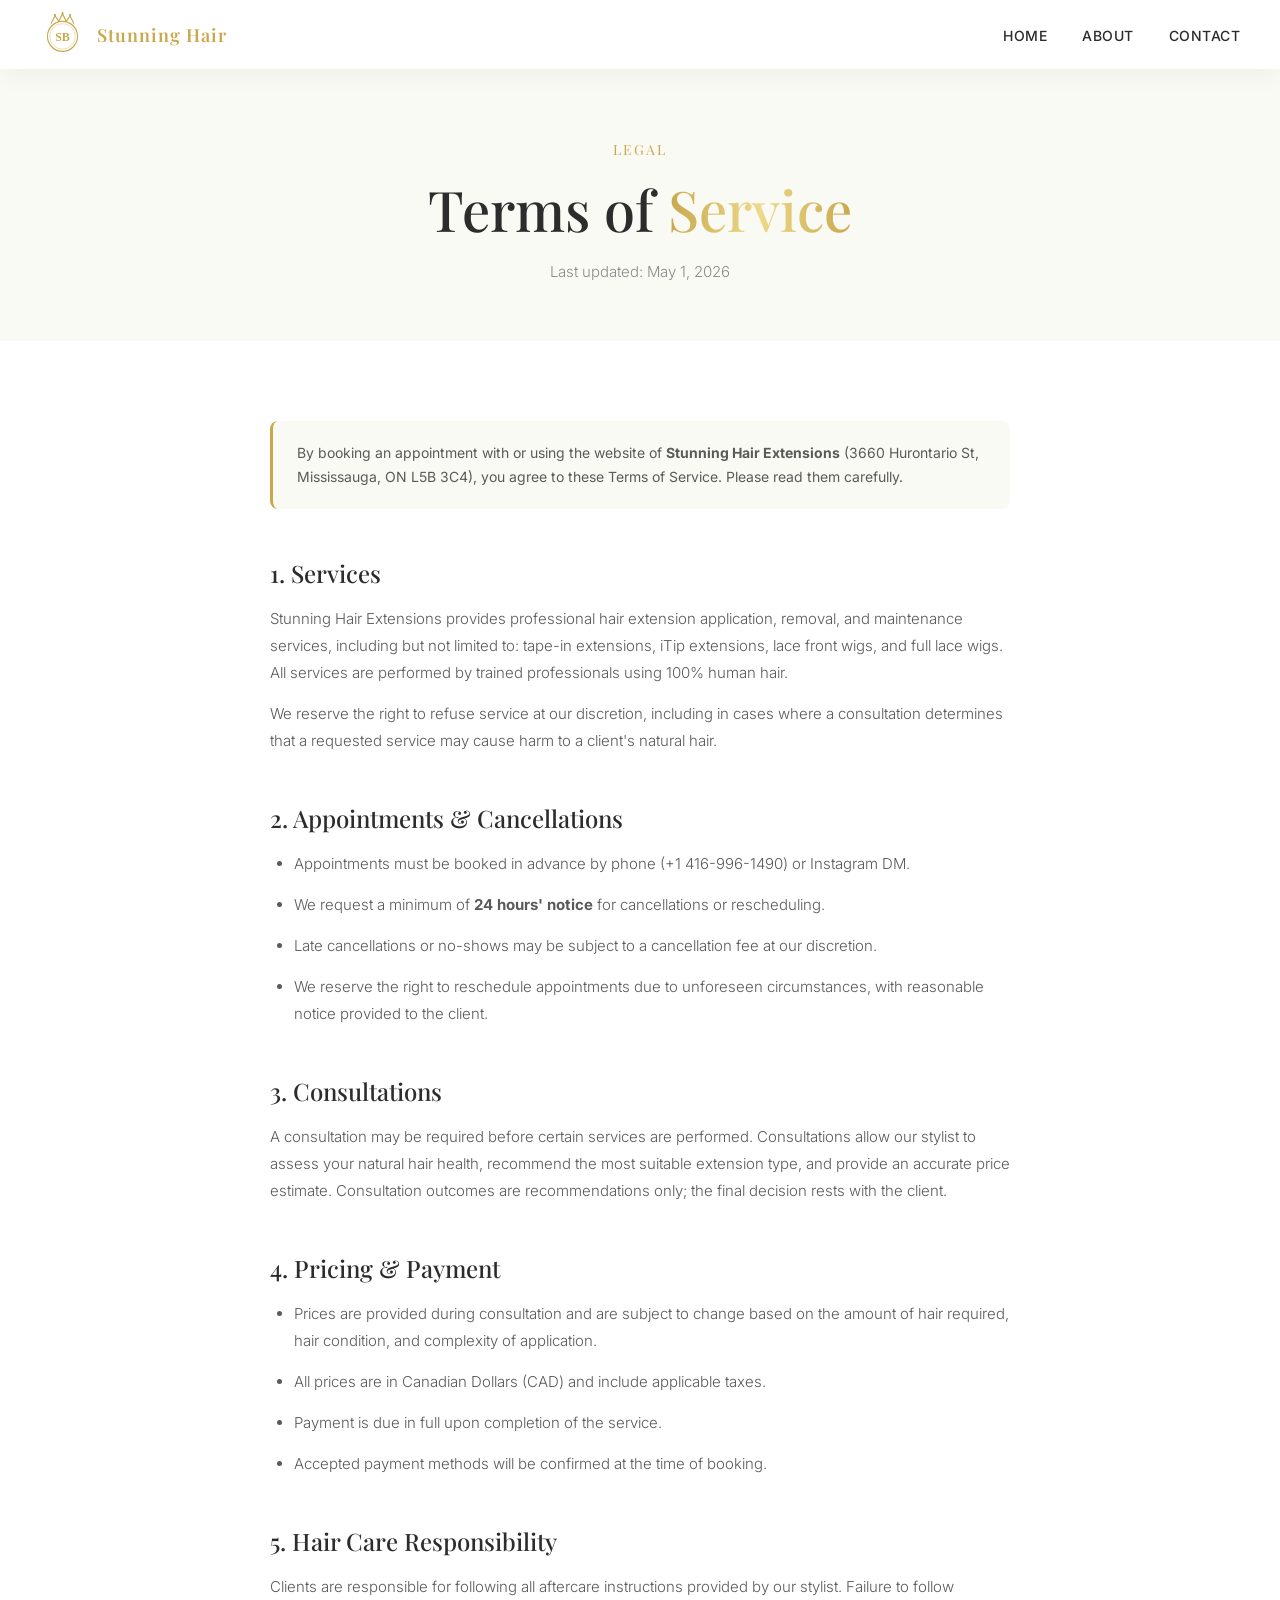
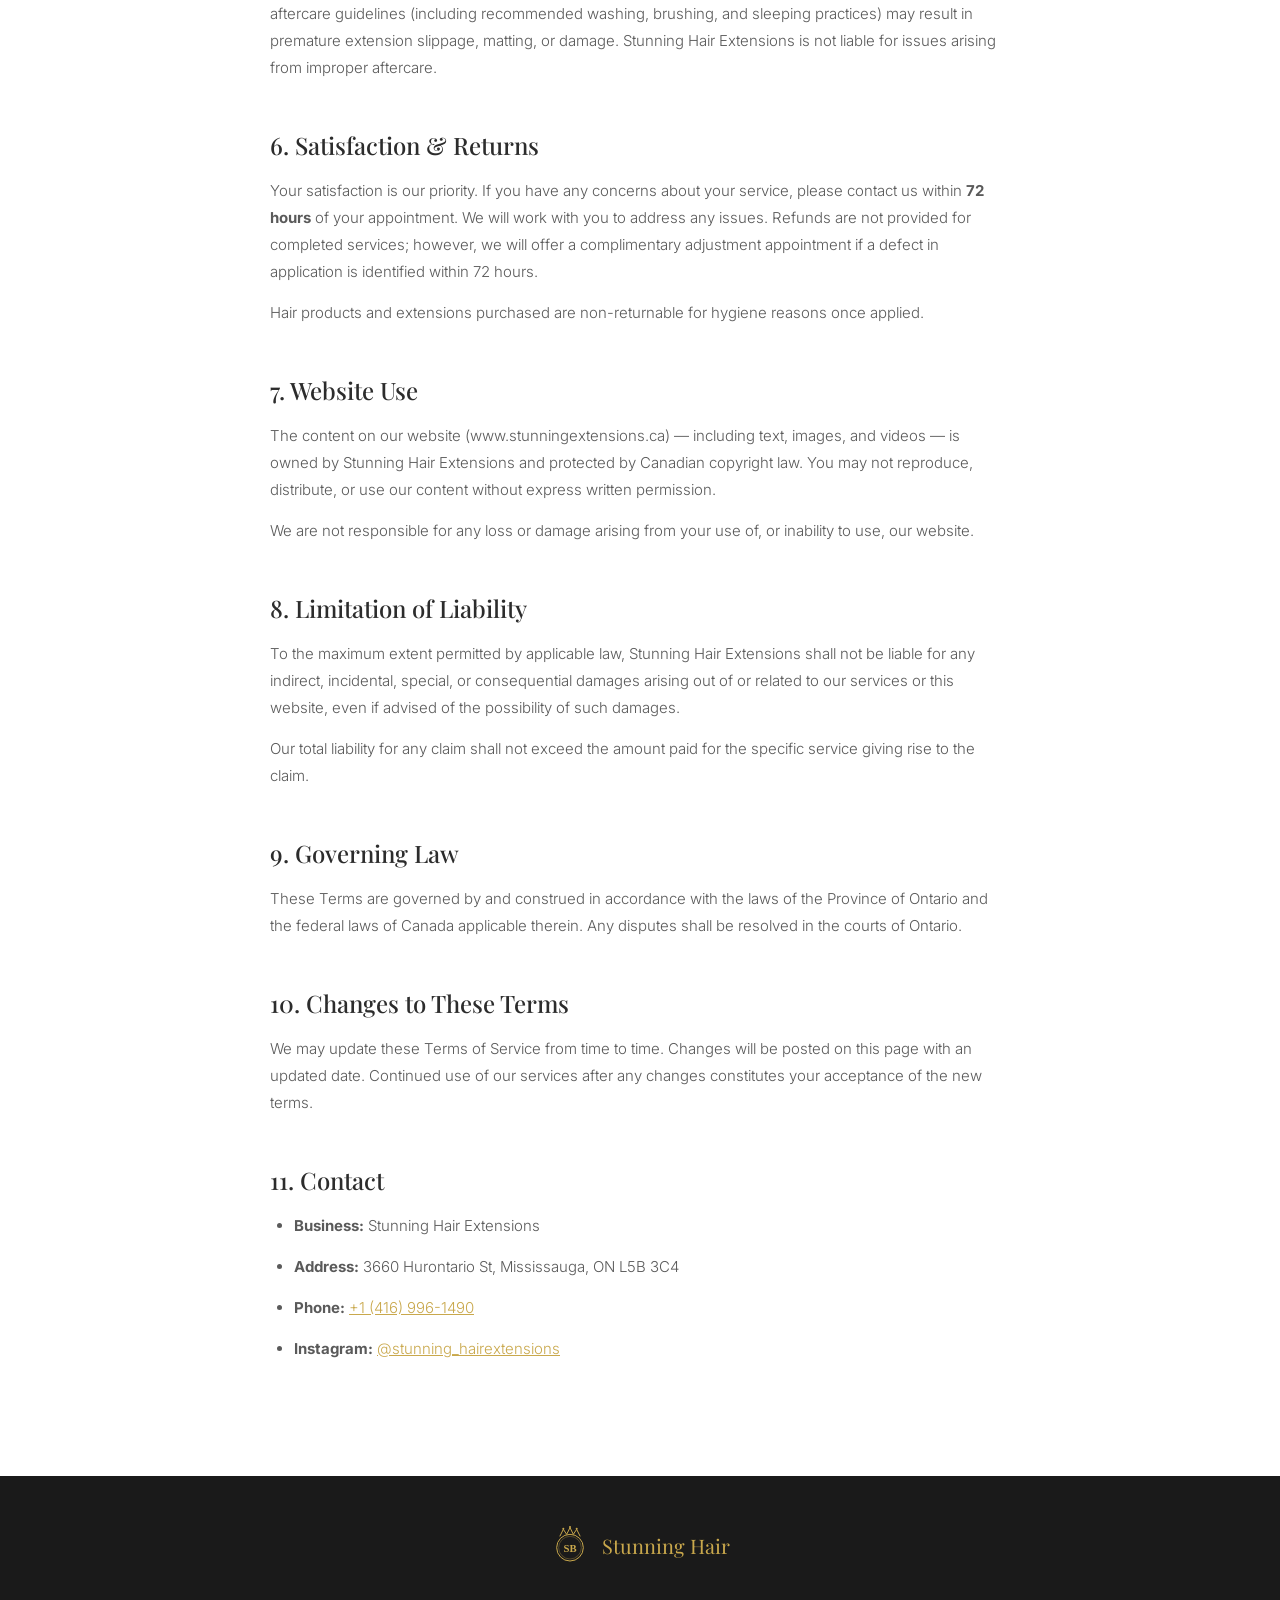
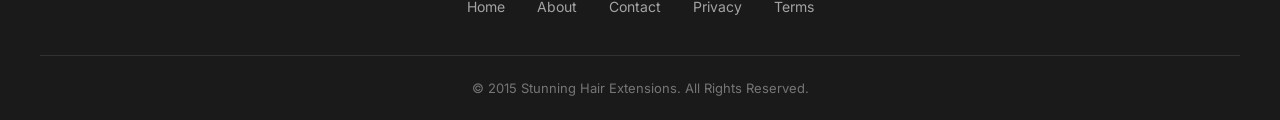
<file: terms.html>
﻿<!DOCTYPE html>
<html lang="en">
<head>
    <meta charset="UTF-8">
    <meta name="viewport" content="width=device-width, initial-scale=1.0">
    <title>Terms of Service | Stunning Hair Extensions Mississauga</title>
    <meta name="description" content="Terms of Service for Stunning Hair Extensions in Mississauga, ON. Please read these terms before booking an appointment or using our website.">
    <meta name="robots" content="index, follow">
    <link rel="canonical" href="https://www.stunningextensions.ca/terms.html">
    <link rel="icon" type="image/jpeg" href="/favicon.jpg">
    <link rel="apple-touch-icon" href="/favicon.jpg">
    <link rel="preconnect" href="https://fonts.googleapis.com">
    <link rel="preconnect" href="https://fonts.gstatic.com" crossorigin>
    <link href="https://fonts.googleapis.com/css2?family=Inter:wght@300;400;500;600&family=Playfair+Display:ital,wght@0,400;0,500;0,600;0,700;1,400;1,500&display=swap" rel="stylesheet">
    <link rel="stylesheet" href="/style.css">
    <style>
        .standalone-nav { background: rgba(255,255,255,0.97) !important; padding: 12px 0 !important; box-shadow: 0 2px 30px rgba(0,0,0,0.06); }
        .page-hero { padding: 140px 0 60px; background: var(--off-white); text-align: center; }
        .page-hero h1 { font-family: 'Playfair Display', serif; font-size: clamp(32px,5vw,56px); font-weight: 500; color: var(--text-dark); margin-bottom: 16px; }
        .page-hero p { font-size: 15px; color: var(--text-light); font-weight: 300; }
        .legal-body { max-width: 820px; margin: 0 auto; padding: 80px 40px 100px; }
        .legal-body h2 { font-family: 'Playfair Display', serif; font-size: 24px; font-weight: 500; color: var(--text-dark); margin: 48px 0 16px; }
        .legal-body p, .legal-body li { font-size: 15px; color: var(--text-medium); line-height: 1.8; font-weight: 300; margin-bottom: 14px; }
        .legal-body ul { padding-left: 24px; }
        .legal-body a { color: var(--gold); }
        .legal-lead { background: var(--off-white); border-left: 3px solid var(--gold); border-radius: 8px; padding: 20px 24px; margin-bottom: 32px; font-size: 14px; color: var(--text-medium); line-height: 1.7; }
        @media(max-width:600px){.legal-body{padding:60px 24px 80px;}}
    </style>
</head>
<body>

    <nav class="navbar standalone-nav">
        <div class="nav-container">
            <a href="/" class="nav-logo">
                <svg viewBox="0 0 100 120" fill="none">
                    <circle cx="50" cy="65" r="40" stroke="#C9A84C" stroke-width="3"/>
                    <circle cx="50" cy="65" r="34" stroke="#C9A84C" stroke-width="1"/>
                    <text x="50" y="78" text-anchor="middle" font-family="Georgia,serif" font-size="32" fill="#C9A84C" font-weight="600">SB</text>
                    <path d="M20 30 L30 10 L40 25 L50 5 L60 25 L70 10 L80 30" stroke="#C9A84C" stroke-width="3" fill="none" stroke-linecap="round" stroke-linejoin="round"/>
                    <circle cx="30" cy="8" r="3" fill="#C9A84C"/><circle cx="50" cy="3" r="3" fill="#C9A84C"/><circle cx="70" cy="8" r="3" fill="#C9A84C"/>
                </svg>
                <span class="nav-logo-text">Stunning Hair</span>
            </a>
            <ul class="nav-links">
                <li><a href="/">Home</a></li>
                <li><a href="/about.html">About</a></li>
                <li><a href="/contact.html">Contact</a></li>
            </ul>
        </div>
    </nav>

    <section class="page-hero">
        <div class="container">
            <span class="section-label">Legal</span>
            <h1>Terms of <span class="gold-shimmer">Service</span></h1>
            <p>Last updated: May 1, 2026</p>
        </div>
    </section>

    <main>
        <div class="legal-body">
            <div class="legal-lead">
                By booking an appointment with or using the website of <strong>Stunning Hair Extensions</strong> (3660 Hurontario St, Mississauga, ON L5B 3C4), you agree to these Terms of Service. Please read them carefully.
            </div>

            <h2>1. Services</h2>
            <p>Stunning Hair Extensions provides professional hair extension application, removal, and maintenance services, including but not limited to: tape-in extensions, iTip extensions, lace front wigs, and full lace wigs. All services are performed by trained professionals using 100% human hair.</p>
            <p>We reserve the right to refuse service at our discretion, including in cases where a consultation determines that a requested service may cause harm to a client's natural hair.</p>

            <h2>2. Appointments & Cancellations</h2>
            <ul>
                <li>Appointments must be booked in advance by phone (+1 416-996-1490) or Instagram DM.</li>
                <li>We request a minimum of <strong>24 hours' notice</strong> for cancellations or rescheduling.</li>
                <li>Late cancellations or no-shows may be subject to a cancellation fee at our discretion.</li>
                <li>We reserve the right to reschedule appointments due to unforeseen circumstances, with reasonable notice provided to the client.</li>
            </ul>

            <h2>3. Consultations</h2>
            <p>A consultation may be required before certain services are performed. Consultations allow our stylist to assess your natural hair health, recommend the most suitable extension type, and provide an accurate price estimate. Consultation outcomes are recommendations only; the final decision rests with the client.</p>

            <h2>4. Pricing & Payment</h2>
            <ul>
                <li>Prices are provided during consultation and are subject to change based on the amount of hair required, hair condition, and complexity of application.</li>
                <li>All prices are in Canadian Dollars (CAD) and include applicable taxes.</li>
                <li>Payment is due in full upon completion of the service.</li>
                <li>Accepted payment methods will be confirmed at the time of booking.</li>
            </ul>

            <h2>5. Hair Care Responsibility</h2>
            <p>Clients are responsible for following all aftercare instructions provided by our stylist. Failure to follow aftercare guidelines (including recommended washing, brushing, and sleeping practices) may result in premature extension slippage, matting, or damage. Stunning Hair Extensions is not liable for issues arising from improper aftercare.</p>

            <h2>6. Satisfaction & Returns</h2>
            <p>Your satisfaction is our priority. If you have any concerns about your service, please contact us within <strong>72 hours</strong> of your appointment. We will work with you to address any issues. Refunds are not provided for completed services; however, we will offer a complimentary adjustment appointment if a defect in application is identified within 72 hours.</p>
            <p>Hair products and extensions purchased are non-returnable for hygiene reasons once applied.</p>

            <h2>7. Website Use</h2>
            <p>The content on our website (www.stunningextensions.ca) — including text, images, and videos — is owned by Stunning Hair Extensions and protected by Canadian copyright law. You may not reproduce, distribute, or use our content without express written permission.</p>
            <p>We are not responsible for any loss or damage arising from your use of, or inability to use, our website.</p>

            <h2>8. Limitation of Liability</h2>
            <p>To the maximum extent permitted by applicable law, Stunning Hair Extensions shall not be liable for any indirect, incidental, special, or consequential damages arising out of or related to our services or this website, even if advised of the possibility of such damages.</p>
            <p>Our total liability for any claim shall not exceed the amount paid for the specific service giving rise to the claim.</p>

            <h2>9. Governing Law</h2>
            <p>These Terms are governed by and construed in accordance with the laws of the Province of Ontario and the federal laws of Canada applicable therein. Any disputes shall be resolved in the courts of Ontario.</p>

            <h2>10. Changes to These Terms</h2>
            <p>We may update these Terms of Service from time to time. Changes will be posted on this page with an updated date. Continued use of our services after any changes constitutes your acceptance of the new terms.</p>

            <h2>11. Contact</h2>
            <ul>
                <li><strong>Business:</strong> Stunning Hair Extensions</li>
                <li><strong>Address:</strong> 3660 Hurontario St, Mississauga, ON L5B 3C4</li>
                <li><strong>Phone:</strong> <a href="tel:+14169961490">+1 (416) 996-1490</a></li>
                <li><strong>Instagram:</strong> <a href="https://www.instagram.com/stunning_hairextensions" target="_blank" rel="noopener">@stunning_hairextensions</a></li>
            </ul>
        </div>
    </main>

    <footer class="footer">
        <div class="container">
            <div class="footer-simple">
                <div class="footer-logo" onclick="window.location='/'" style="cursor:pointer;">
                    <svg viewBox="0 0 100 120" fill="none">
                        <circle cx="50" cy="65" r="40" stroke="#C9A84C" stroke-width="3"/>
                        <circle cx="50" cy="65" r="34" stroke="#C9A84C" stroke-width="1"/>
                        <text x="50" y="78" text-anchor="middle" font-family="Georgia,serif" font-size="32" fill="#C9A84C" font-weight="600">SB</text>
                        <path d="M20 30 L30 10 L40 25 L50 5 L60 25 L70 10 L80 30" stroke="#C9A84C" stroke-width="3" fill="none" stroke-linecap="round" stroke-linejoin="round"/>
                        <circle cx="30" cy="8" r="3" fill="#C9A84C"/><circle cx="50" cy="3" r="3" fill="#C9A84C"/><circle cx="70" cy="8" r="3" fill="#C9A84C"/>
                    </svg>
                    <span>Stunning Hair</span>
                </div>
                <nav class="footer-nav-links">
                    <a href="/">Home</a>
                    <a href="/about.html">About</a>
                    <a href="/contact.html">Contact</a>
                    <a href="/privacy.html">Privacy</a>
                    <a href="/terms.html">Terms</a>
                </nav>
            </div>
            <div class="footer-bottom">
                <p>&copy; 2015 Stunning Hair Extensions. All Rights Reserved.</p>
            </div>
        </div>
    </footer>

</body>
</html>
</file>
<file: style.css>
﻿:root {
    --gold: #C9A84C;
    --gold-light: #E8D090;
    --gold-dark: #A8892A;
    --gold-gradient: linear-gradient(135deg, #C9A84C 0%, #E8D090 50%, #C9A84C 100%);
    --gold-shimmer: linear-gradient(90deg, #C9A84C 0%, #EDD98A 25%, #C9A84C 50%, #EDD98A 75%, #C9A84C 100%);
    --white: #FFFFFF;
    --off-white: #FAFAF5;
    --cream: #F5F0E8;
    --nude: #E8D5C4;
    --champagne: #F7E7CE;
    --dark: #1A1A1A;
    --text-dark: #2C2C2C;
    --text-medium: #5A5A5A;
    --text-light: #8A8A8A;
    --border-light: #E8E0D0;
    --shadow-gold: 0 4px 20px rgba(201, 168, 76, 0.22);
    --shadow-soft: 0 2px 15px rgba(0,0,0,0.08);
    --transition-smooth: all 0.4s cubic-bezier(0.25, 0.46, 0.45, 0.94);
    --transition-bounce: all 0.5s cubic-bezier(0.34, 1.56, 0.64, 1);
}

* { margin: 0; padding: 0; box-sizing: border-box; }
html { scroll-behavior: smooth; overflow-x: hidden; }
body { font-family: 'Inter', sans-serif; color: var(--text-dark); background: var(--white); overflow-x: hidden; -webkit-font-smoothing: antialiased; -moz-osx-font-smoothing: grayscale; }
h1, h2, h3, h4, h5 { font-family: 'Playfair Display', serif; font-weight: 500; }

/* ===== PAGE LOADER ===== */
.page-loader { position: fixed; top: 0; left: 0; width: 100%; height: 100%; background: var(--white); z-index: 100000; display: flex; align-items: center; justify-content: center; flex-direction: column; transition: opacity 0.8s ease, visibility 0.8s ease; }
.page-loader.loaded { opacity: 0; visibility: hidden; pointer-events: none; }
.loader-logo { width: 80px; height: 80px; margin-bottom: 30px; animation: loaderPulse 1.5s ease-in-out infinite; }
.loader-line { width: 120px; height: 2px; background: var(--border-light); position: relative; overflow: hidden; border-radius: 2px; }
.loader-line::after { content: ''; position: absolute; top: 0; left: -100%; width: 100%; height: 100%; background: var(--gold-shimmer); animation: loaderSlide 1.2s ease-in-out infinite; }
@keyframes loaderPulse { 0%, 100% { transform: scale(1); opacity: 1; } 50% { transform: scale(1.05); opacity: 0.8; } }
@keyframes loaderSlide { 0% { left: -100%; } 100% { left: 100%; } }

/* ===== EFFECTS ===== */
@keyframes shimmer { 0% { background-position: -200% center; } 100% { background-position: 200% center; } }
.gold-shimmer { background: var(--gold-shimmer); background-size: 200% auto; -webkit-background-clip: text; -webkit-text-fill-color: transparent; background-clip: text; animation: shimmer 3s linear infinite; }
.gold-shimmer-bg { background: var(--gold-shimmer); background-size: 200% auto; animation: shimmer 3s linear infinite; }
@keyframes float { 0%, 100% { transform: translateY(0px); } 50% { transform: translateY(-10px); } }
@keyframes floatSlow { 0%, 100% { transform: translateY(0px); } 50% { transform: translateY(-6px); } }
.float-anim { animation: float 3s ease-in-out infinite; }
.float-anim-slow { animation: floatSlow 4s ease-in-out infinite; }
.fade-in { opacity: 0; transform: translateY(30px); transition: opacity 0.8s ease, transform 0.8s ease; }
.fade-in.visible { opacity: 1; transform: translateY(0); }
.fade-in-left { opacity: 0; transform: translateX(-40px); transition: opacity 0.8s ease, transform 0.8s ease; }
.fade-in-left.visible { opacity: 1; transform: translateX(0); }
.fade-in-right { opacity: 0; transform: translateX(40px); transition: opacity 0.8s ease, transform 0.8s ease; }
.fade-in-right.visible { opacity: 1; transform: translateX(0); }
.scale-in { opacity: 0; transform: scale(0.9); transition: opacity 0.6s ease, transform 0.6s ease; }
.scale-in.visible { opacity: 1; transform: scale(1); }

/* ===== NAVIGATION ===== */
.navbar { position: fixed; top: 0; left: 0; width: 100%; z-index: 10000; padding: 20px 0; transition: var(--transition-smooth); background: transparent; }
.navbar.scrolled { background: rgba(255, 255, 255, 0.97); backdrop-filter: blur(20px); padding: 12px 0; box-shadow: 0 2px 30px rgba(0,0,0,0.06); }
.nav-container { max-width: 1400px; margin: 0 auto; padding: 0 40px; display: flex; align-items: center; justify-content: space-between; }
.nav-logo { display: flex; align-items: center; gap: 12px; text-decoration: none; cursor: pointer; }
.nav-logo svg { width: 45px; height: 45px; transition: var(--transition-smooth); }
.nav-logo-text { font-family: 'Playfair Display', serif; font-size: 18px; font-weight: 600; color: var(--gold); letter-spacing: 1px; }
.nav-links { display: flex; align-items: center; gap: 35px; list-style: none; }
.nav-links a { text-decoration: none; color: var(--text-dark); font-size: 14px; font-weight: 500; letter-spacing: 0.5px; text-transform: uppercase; position: relative; transition: var(--transition-smooth); cursor: pointer; }
.nav-links a::after { content: ''; position: absolute; bottom: -4px; left: 0; width: 0; height: 1.5px; background: var(--gold); transition: width 0.3s ease; }
.nav-links a:hover { color: var(--gold); }
.nav-links a:hover::after { width: 100%; }
.nav-actions { display: flex; align-items: center; gap: 20px; }
.nav-action-btn { background: none; border: none; cursor: pointer; position: relative; padding: 5px; transition: var(--transition-smooth); }
.nav-action-btn:hover { transform: scale(1.1); }
.nav-action-btn svg { width: 22px; height: 22px; stroke: var(--text-dark); fill: none; stroke-width: 1.5; }
.cart-count { position: absolute; top: -5px; right: -8px; background: var(--gold); color: white; font-size: 10px; font-weight: 600; width: 18px; height: 18px; border-radius: 50%; display: flex; align-items: center; justify-content: center; opacity: 0; transform: scale(0); transition: var(--transition-bounce); }
.cart-count.show { opacity: 1; transform: scale(1); }
.mobile-menu-btn { display: none; background: none; border: none; cursor: pointer; padding: 5px; }
.mobile-menu-btn span { display: block; width: 24px; height: 2px; background: var(--text-dark); margin: 5px 0; transition: var(--transition-smooth); }
.mobile-menu-btn.active span:nth-child(1) { transform: rotate(45deg) translate(5px, 5px); }
.mobile-menu-btn.active span:nth-child(2) { opacity: 0; }
.mobile-menu-btn.active span:nth-child(3) { transform: rotate(-45deg) translate(5px, -5px); }
.mobile-menu { display: none; position: fixed; top: 0; left: 0; width: 100%; height: 100%; background: rgba(255,255,255,0.98); backdrop-filter: blur(20px); z-index: 9999; flex-direction: column; align-items: center; justify-content: center; gap: 30px; opacity: 0; visibility: hidden; transition: var(--transition-smooth); }
.mobile-menu.active { opacity: 1; visibility: visible; }
.mobile-menu a { text-decoration: none; font-family: 'Playfair Display', serif; font-size: 28px; color: var(--text-dark); transition: var(--transition-smooth); cursor: pointer; }
.mobile-menu a:hover { color: var(--gold); }

/* ===== HERO SECTION ===== */
.hero { min-height: 100vh; display: flex; align-items: center; justify-content: center; position: relative; overflow: hidden; background: var(--off-white); padding-top: 80px; perspective: 1500px; }
.hero-bg-pattern { position: absolute; top: 0; left: 0; width: 100%; height: 100%; opacity: 0.04; background-image: radial-gradient(circle at 2px 2px, var(--gold) 1px, transparent 0); background-size: 40px 40px; animation: patternDrift 60s linear infinite; }
@keyframes patternDrift { 0% { background-position: 0 0; } 100% { background-position: 40px 40px; } }

/* Floating gradient orbs */
.hero-orb { position: absolute; border-radius: 50%; filter: blur(60px); pointer-events: none; opacity: 0.55; will-change: transform; }
.hero-orb-1 { width: 520px; height: 520px; background: radial-gradient(circle, rgba(212,175,55,0.35) 0%, transparent 70%); top: -120px; left: -120px; animation: orbDrift1 18s ease-in-out infinite; }
.hero-orb-2 { width: 480px; height: 480px; background: radial-gradient(circle, rgba(212,175,55,0.22) 0%, transparent 70%); bottom: -160px; right: -100px; animation: orbDrift2 22s ease-in-out infinite; }
.hero-orb-3 { width: 360px; height: 360px; background: radial-gradient(circle, rgba(255,215,140,0.2) 0%, transparent 70%); top: 40%; left: 45%; animation: orbDrift3 16s ease-in-out infinite; }
@keyframes orbDrift1 { 0%, 100% { transform: translate(0,0) scale(1); } 50% { transform: translate(80px, 60px) scale(1.15); } }
@keyframes orbDrift2 { 0%, 100% { transform: translate(0,0) scale(1); } 50% { transform: translate(-60px, -40px) scale(1.1); } }
@keyframes orbDrift3 { 0%, 100% { transform: translate(0,0) scale(1); opacity: 0.4; } 50% { transform: translate(-40px, 30px) scale(1.2); opacity: 0.7; } }

.hero-particles { position: absolute; width: 100%; height: 100%; overflow: hidden; pointer-events: none; }
.hero-particle { position: absolute; width: 4px; height: 4px; background: var(--gold); border-radius: 50%; opacity: 0; animation: particleFloat 6s ease-in-out infinite; box-shadow: 0 0 8px rgba(212,175,55,0.6); }
@keyframes particleFloat { 0% { opacity: 0; transform: translateY(100vh) scale(0); } 20% { opacity: 0.7; } 80% { opacity: 0.7; } 100% { opacity: 0; transform: translateY(-100px) scale(1); } }

/* Sparkles */
.hero-sparkles { position: absolute; width: 100%; height: 100%; overflow: hidden; pointer-events: none; }
.hero-sparkle { position: absolute; width: 14px; height: 14px; opacity: 0; animation: sparkleTwinkle 4s ease-in-out infinite; }
.hero-sparkle svg { width: 100%; height: 100%; fill: var(--gold); filter: drop-shadow(0 0 4px rgba(212,175,55,0.8)); }
@keyframes sparkleTwinkle { 0%, 100% { opacity: 0; transform: scale(0) rotate(0deg); } 50% { opacity: 1; transform: scale(1) rotate(180deg); } }

.hero-container { display: grid; grid-template-columns: 1fr 1fr; gap: 60px; max-width: 1400px; width: 100%; margin: 0 auto; padding: 0 40px; align-items: center; z-index: 10; position: relative; }
.hero-content { text-align: left; z-index: 10; padding: 0; max-width: 600px; position: relative; }

/* Decorative tagline */
.hero-tagline { display: flex; align-items: center; gap: 14px; margin-bottom: 16px; opacity: 0; animation: taglineReveal 1.2s ease 0.4s forwards; }
.hero-tagline-line { display: block; width: 40px; height: 1px; background: linear-gradient(90deg, transparent, var(--gold), transparent); animation: lineGrow 1.5s ease 0.6s both; transform-origin: center; }
.hero-tagline-text { font-family: 'Inter', sans-serif; font-size: 12px; letter-spacing: 4px; text-transform: uppercase; color: var(--gold); font-weight: 500; }
@keyframes taglineReveal { from { opacity: 0; transform: translateY(-10px); } to { opacity: 1; transform: translateY(0); } }
@keyframes lineGrow { from { transform: scaleX(0); opacity: 0; } to { transform: scaleX(1); opacity: 1; } }

/* Title with word-by-word reveal */
.hero-title { font-family: 'Playfair Display', serif; font-size: clamp(40px, 6.5vw, 78px); font-weight: 500; line-height: 1.15; margin-bottom: 20px; color: var(--text-dark); letter-spacing: -0.02em; }
.hero-word { display: inline-block; overflow: hidden; vertical-align: bottom; padding: 0 0.05em 0.05em 0; margin-right: 0.12em; }
.hero-word > span { display: inline-block; transform: translateY(110%); opacity: 0; animation: wordReveal 1s cubic-bezier(0.22, 1, 0.36, 1) forwards; }
.hero-word:nth-child(1) > span { animation-delay: 0.7s; }
.hero-word:nth-child(2) > span { animation-delay: 0.85s; }
.hero-word:nth-child(4) > span { animation-delay: 1.05s; }
.hero-word:nth-child(5) > span { animation-delay: 1.2s; }
@keyframes wordReveal { from { transform: translateY(110%); opacity: 0; } to { transform: translateY(0); opacity: 1; } }
.hero-title .gold-text { background: var(--gold-shimmer); background-size: 200% auto; -webkit-background-clip: text; -webkit-text-fill-color: transparent; background-clip: text; animation: shimmer 3s linear infinite; display: inline-block; }

.hero-subtitle { font-size: clamp(15px, 1.3vw, 18px); color: var(--text-medium); font-weight: 300; line-height: 1.65; margin-bottom: 28px; opacity: 0; animation: fadeInUp 1s ease 1.4s forwards; }
@keyframes fadeInUp { from { opacity: 0; transform: translateY(30px); } to { opacity: 1; transform: translateY(0); } }
@keyframes fadeInDown { from { opacity: 0; transform: translateY(-20px); } to { opacity: 1; transform: translateY(0); } }
.hero-buttons { display: flex; gap: 16px; justify-content: flex-start; flex-wrap: wrap; opacity: 0; animation: fadeInUp 1s ease 1.6s forwards; margin-bottom: 32px; }

/* Hero stats / social proof */
.hero-stats { display: flex; align-items: center; gap: 24px; opacity: 0; animation: fadeInUp 1s ease 1.8s forwards; flex-wrap: wrap; }
.hero-stat { display: flex; flex-direction: column; gap: 4px; }
.hero-stat-value { display: flex; align-items: center; gap: 8px; }
.hero-stat-number { font-family: 'Playfair Display', serif; font-size: 26px; font-weight: 600; color: var(--text-dark); line-height: 1; }
.hero-stat-stars { display: flex; gap: 2px; color: var(--gold); }
.hero-stat-stars svg { width: 14px; height: 14px; }
.hero-stat-label { font-size: 11px; letter-spacing: 1.5px; text-transform: uppercase; color: var(--text-medium); font-weight: 500; }
.hero-stat-divider { width: 1px; height: 36px; background: var(--border-light); }

/* Video wrapper with corner brackets */
.hero-video-wrapper { position: relative; border-radius: 20px; aspect-ratio: 4/5; max-height: 700px; margin-left: auto; width: 100%; max-width: 500px; opacity: 0; animation: videoEnter 1.2s cubic-bezier(0.22, 1, 0.36, 1) 0.8s forwards; transform-style: preserve-3d; transition: transform 0.4s cubic-bezier(0.22, 1, 0.36, 1); }
@keyframes videoEnter { from { opacity: 0; transform: translateY(40px) scale(0.95); } to { opacity: 1; transform: translateY(0) scale(1); } }
.hero-video-wrapper::before { content: ''; position: absolute; inset: -20px; border-radius: 24px; background: radial-gradient(circle at center, rgba(212,175,55,0.25), transparent 70%); filter: blur(30px); z-index: -1; opacity: 0; animation: glowFadeIn 1.5s ease 1.4s forwards; }
@keyframes glowFadeIn { to { opacity: 1; } }
.hero-video { width: 100%; height: 100%; object-fit: cover; display: block; border-radius: 20px; animation: kenBurns 18s ease-in-out infinite alternate; box-shadow: 0 30px 80px rgba(0,0,0,0.18), 0 8px 24px rgba(212,175,55,0.18); }
@keyframes kenBurns { 0% { transform: scale(1) translate(0, 0); } 100% { transform: scale(1.08) translate(-1%, -1%); } }
.video-overlay { position: absolute; inset: 0; border-radius: 20px; box-shadow: inset 0 0 60px rgba(212,175,55,0.18); pointer-events: none; border: 1px solid rgba(212,175,55,0.35); background: linear-gradient(180deg, transparent 60%, rgba(0,0,0,0.15) 100%); }

/* Corner brackets */
.hero-corner { position: absolute; width: 28px; height: 28px; border: 2px solid var(--gold); pointer-events: none; opacity: 0; animation: cornerFadeIn 0.8s ease 1.6s forwards; }
.hero-corner-tl { top: -8px; left: -8px; border-right: none; border-bottom: none; border-top-left-radius: 6px; }
.hero-corner-tr { top: -8px; right: -8px; border-left: none; border-bottom: none; border-top-right-radius: 6px; }
.hero-corner-bl { bottom: -8px; left: -8px; border-right: none; border-top: none; border-bottom-left-radius: 6px; }
.hero-corner-br { bottom: -8px; right: -8px; border-left: none; border-top: none; border-bottom-right-radius: 6px; }
@keyframes cornerFadeIn { from { opacity: 0; transform: scale(0.5); } to { opacity: 1; transform: scale(1); } }

/* Shine sweep over video */
.hero-video-shine { position: absolute; top: 0; left: -100%; width: 60%; height: 100%; background: linear-gradient(110deg, transparent 30%, rgba(255,255,255,0.18) 50%, transparent 70%); pointer-events: none; animation: videoShine 6s ease-in-out 2.5s infinite; border-radius: 20px; }
@keyframes videoShine { 0%, 100% { left: -100%; } 50% { left: 130%; } }

.btn { display: inline-flex; align-items: center; gap: 8px; padding: 16px 40px; font-family: 'Inter', sans-serif; font-size: 14px; font-weight: 500; letter-spacing: 1px; text-transform: uppercase; text-decoration: none; border: none; border-radius: 50px; cursor: pointer; transition: var(--transition-smooth); position: relative; overflow: hidden; }
.btn-primary { background: var(--gold); color: white; box-shadow: 0 4px 20px rgba(201, 168, 76, 0.4); }
.btn-primary:hover { transform: translateY(-2px); box-shadow: 0 8px 30px rgba(201, 168, 76, 0.55); }
.btn-primary::before { content: ''; position: absolute; top: 0; left: -100%; width: 100%; height: 100%; background: linear-gradient(90deg, transparent, rgba(255,255,255,0.3), transparent); transition: left 0.5s ease; }
.btn-primary:hover::before { left: 100%; }
.btn-outline { background: transparent; color: var(--text-dark); border: 1.5px solid var(--border-light); }
.btn-outline:hover { border-color: var(--gold); color: var(--gold); transform: translateY(-2px); }

/* Scroll indicator with mouse */
.hero-scroll-indicator { position: absolute; bottom: 30px; left: 50%; transform: translateX(-50%); display: flex; flex-direction: column; align-items: center; gap: 10px; opacity: 0; animation: fadeInUp 1s ease 2.2s forwards; }
.scroll-mouse { width: 22px; height: 36px; border: 1.5px solid var(--gold); border-radius: 12px; position: relative; display: flex; justify-content: center; padding-top: 6px; }
.scroll-wheel { display: block; width: 3px; height: 6px; background: var(--gold); border-radius: 2px; animation: scrollWheel 1.8s ease-in-out infinite; }
@keyframes scrollWheel { 0% { opacity: 0; transform: translateY(0); } 30% { opacity: 1; } 100% { opacity: 0; transform: translateY(12px); } }
.scroll-text { font-size: 10px; letter-spacing: 3px; text-transform: uppercase; color: var(--text-light); font-weight: 500; }

/* ===== WIG ANIMATION ===== */
.floating-wig-container { position: absolute; top: 0; left: 0; width: 100%; height: 100%; pointer-events: none; z-index: 5; overflow: hidden; }
.wig-svg-wrapper { position: absolute; top: 50%; left: 50%; transform: translate(-50%, -50%); width: 500px; height: 600px; animation: wigFloat 6s ease-in-out infinite; }
@keyframes wigFloat { 0%, 100% { transform: translate(-50%, -50%) translateY(0px) rotate(0deg); } 25% { transform: translate(-50%, -50%) translateY(-15px) rotate(1deg); } 50% { transform: translate(-50%, -50%) translateY(-5px) rotate(0deg); } 75% { transform: translate(-50%, -50%) translateY(-20px) rotate(-1deg); } }
.hair-strand { transform-origin: top center; animation: strandSway 4s ease-in-out infinite; }
.hair-strand:nth-child(1) { animation-delay: 0s; animation-duration: 4s; }
.hair-strand:nth-child(2) { animation-delay: 0.3s; animation-duration: 4.5s; }
.hair-strand:nth-child(3) { animation-delay: 0.6s; animation-duration: 3.8s; }
.hair-strand:nth-child(4) { animation-delay: 0.9s; animation-duration: 4.2s; }
.hair-strand:nth-child(5) { animation-delay: 1.2s; animation-duration: 3.5s; }
.hair-strand:nth-child(6) { animation-delay: 1.5s; animation-duration: 4.8s; }
.hair-strand:nth-child(7) { animation-delay: 1.8s; animation-duration: 4.1s; }
.hair-strand:nth-child(8) { animation-delay: 2.1s; animation-duration: 3.9s; }
.hair-strand:nth-child(9) { animation-delay: 2.4s; animation-duration: 4.6s; }
.hair-strand:nth-child(10) { animation-delay: 0.5s; animation-duration: 4.3s; }
.hair-strand:nth-child(11) { animation-delay: 0.8s; animation-duration: 3.7s; }
.hair-strand:nth-child(12) { animation-delay: 1.1s; animation-duration: 4.4s; }
@keyframes strandSway { 0%, 100% { transform: rotate(0deg) skewX(0deg); } 25% { transform: rotate(2deg) skewX(1deg); } 50% { transform: rotate(-1deg) skewX(-0.5deg); } 75% { transform: rotate(1.5deg) skewX(0.8deg); } }
.hair-shimmer { fill: url(#hairGradient); animation: hairShimmer 3s ease-in-out infinite; }
@keyframes hairShimmer { 0%, 100% { opacity: 0.6; } 50% { opacity: 0.9; } }
.wig-sparkle { position: absolute; width: 6px; height: 6px; border-radius: 50%; background: var(--gold); animation: sparkleFloat 4s ease-in-out infinite; }
.wig-sparkle:nth-child(1) { top: 20%; left: 30%; animation-delay: 0s; animation-duration: 4s; }
.wig-sparkle:nth-child(2) { top: 35%; left: 65%; animation-delay: 0.5s; animation-duration: 5s; }
.wig-sparkle:nth-child(3) { top: 50%; left: 25%; animation-delay: 1s; animation-duration: 3.5s; }
.wig-sparkle:nth-child(4) { top: 60%; left: 70%; animation-delay: 1.5s; animation-duration: 4.5s; }
.wig-sparkle:nth-child(5) { top: 75%; left: 40%; animation-delay: 2s; animation-duration: 3.8s; }
.wig-sparkle:nth-child(6) { top: 15%; left: 55%; animation-delay: 2.5s; animation-duration: 5.2s; }
.wig-sparkle:nth-child(7) { top: 45%; left: 80%; animation-delay: 0.8s; animation-duration: 4.2s; }
.wig-sparkle:nth-child(8) { top: 80%; left: 60%; animation-delay: 1.3s; animation-duration: 3.6s; }
@keyframes sparkleFloat { 0%, 100% { transform: translate(0, 0) scale(0.5); opacity: 0; } 20% { opacity: 1; transform: translate(5px, -10px) scale(1); } 50% { transform: translate(-5px, -20px) scale(0.8); opacity: 0.7; } 80% { opacity: 1; transform: translate(3px, -5px) scale(1); } 100% { transform: translate(0, 0) scale(0.5); opacity: 0; } }
.crown-float { animation: crownFloat 3s ease-in-out infinite; transform-origin: center bottom; }
@keyframes crownFloat { 0%, 100% { transform: translateY(0) rotate(0deg); } 50% { transform: translateY(-5px) rotate(2deg); } }
.wig-glow-ring { animation: glowRingPulse 4s ease-in-out infinite; }
@keyframes glowRingPulse { 0%, 100% { opacity: 0.15; transform: scale(1); } 50% { opacity: 0.3; transform: scale(1.02); } }

/* ===== SECTION STYLES ===== */
.section { padding: 100px 0; }
.container { max-width: 1400px; margin: 0 auto; padding: 0 40px; }
.section-header { text-align: center; margin-bottom: 60px; }
.section-label { font-family: 'Playfair Display', serif; font-size: 14px; letter-spacing: 2px; text-transform: uppercase; color: var(--gold); margin-bottom: 12px; display: block; }
.section-title { font-family: 'Playfair Display', serif; font-size: clamp(28px, 4vw, 48px); font-weight: 500; color: var(--text-dark); margin-bottom: 16px; }
.section-divider { width: 60px; height: 1.5px; background: var(--gold); margin: 0 auto 20px; }
.section-subtitle { font-size: 16px; color: var(--text-medium); font-weight: 300; max-width: 600px; margin: 0 auto; line-height: 1.6; }

/* ===== ABOUT ===== */
.about { background: var(--white); }
.about-grid { display: grid; grid-template-columns: 1fr 1fr; gap: 80px; align-items: center; }
.about-image { position: relative; border-radius: 20px; overflow: hidden; aspect-ratio: 4/5; background: linear-gradient(135deg, var(--cream) 0%, var(--champagne) 100%); display: flex; align-items: center; justify-content: center; }
.about-image-placeholder { width: 100%; height: 100%; display: flex; align-items: center; justify-content: center; flex-direction: column; gap: 20px; }
.about-image-placeholder svg { width: 120px; height: 120px; opacity: 0.3; }
.about-image-frame { position: absolute; top: 20px; left: 20px; right: 20px; bottom: 20px; border: 1px solid var(--gold); border-radius: 12px; opacity: 0.3; }
.about-content h2 { font-size: clamp(28px, 3.5vw, 42px); margin-bottom: 24px; line-height: 1.2; }
.about-content p { font-size: 16px; line-height: 1.8; color: var(--text-medium); margin-bottom: 16px; font-weight: 300; }
.about-features { display: grid; grid-template-columns: 1fr 1fr; gap: 20px; margin-top: 30px; }
.about-feature { display: flex; align-items: center; gap: 12px; }
.about-feature-icon { width: 40px; height: 40px; border-radius: 50%; background: var(--cream); display: flex; align-items: center; justify-content: center; flex-shrink: 0; }
.about-feature-icon svg { width: 18px; height: 18px; stroke: var(--gold); fill: none; stroke-width: 2; }
.about-feature span { font-size: 14px; font-weight: 500; color: var(--text-dark); }

/* ===== MARQUEE ===== */
.marquee-section { padding: 30px 0; background: var(--off-white); overflow: hidden; border-top: 1px solid var(--border-light); border-bottom: 1px solid var(--border-light); }
.marquee-track { display: flex; animation: marqueeScroll 30s linear infinite; width: max-content; }
@keyframes marqueeScroll { 0% { transform: translateX(0); } 100% { transform: translateX(-50%); } }
.marquee-item { display: flex; align-items: center; gap: 20px; padding: 0 40px; white-space: nowrap; }
.marquee-item span { font-family: 'Playfair Display', serif; font-size: 18px; font-style: italic; color: var(--text-light); }
.marquee-dot { width: 6px; height: 6px; background: var(--gold); border-radius: 50%; }

/* ===== CATALOGUE ===== */
.catalogue-section { background: var(--off-white); }
.catalogue-grid { display: grid; grid-template-columns: repeat(4, 1fr); gap: 20px; }
.catalogue-grid.catalogue-single { grid-template-columns: 1fr; }
.catalogue-grid.catalogue-single .catalogue-card { border-radius: 20px; background: transparent; border: none; box-shadow: none; }
.catalogue-grid.catalogue-single .catalogue-img-wrap { aspect-ratio: unset; height: auto; }
.catalogue-grid.catalogue-single .catalogue-img { height: auto; object-fit: unset; display: block; width: 100%; }
.catalogue-grid.catalogue-single .catalogue-overlay { display: none; }
.catalogue-grid.catalogue-single .catalogue-info { display: none; }
.catalogue-card { border-radius: 16px; overflow: hidden; background: var(--white); border: 1px solid var(--border-light); cursor: default; pointer-events: none; }
.catalogue-img-wrap { position: relative; aspect-ratio: 3/4; overflow: hidden; background: linear-gradient(135deg, var(--cream), var(--champagne)); }
.catalogue-img { width: 100%; height: 100%; object-fit: cover; display: block; }
.catalogue-overlay { display: none; }
.catalogue-img-missing { display: flex; align-items: center; justify-content: center; }
.catalogue-img-missing::after { content: ''; display: block; width: 48px; height: 48px; background: url("data:image/svg+xml,%3Csvg xmlns='http://www.w3.org/2000/svg' viewBox='0 0 24 24' fill='none' stroke='%23C9A84C' stroke-width='1.2'%3E%3Crect x='3' y='3' width='18' height='18' rx='2'/%3E%3Ccircle cx='8.5' cy='8.5' r='1.5'/%3E%3Cpath d='m21 15-5-5L5 21'/%3E%3C/svg%3E") center/contain no-repeat; opacity: 0.35; }
.catalogue-overlay { position: absolute; inset: 0; background: rgba(0,0,0,0); display: flex; align-items: center; justify-content: center; transition: background 0.4s ease; }
.catalogue-card:hover .catalogue-overlay { background: rgba(0,0,0,0.28); }
.catalogue-overlay-icon { width: 52px; height: 52px; border-radius: 50%; background: rgba(255,255,255,0.92); display: flex; align-items: center; justify-content: center; opacity: 0; transform: scale(0.7); transition: all 0.35s cubic-bezier(0.34, 1.56, 0.64, 1); }
.catalogue-card:hover .catalogue-overlay-icon { opacity: 1; transform: scale(1); }
.catalogue-overlay-icon svg { width: 22px; height: 22px; stroke: var(--gold); }
.catalogue-info { display: flex; align-items: center; justify-content: space-between; padding: 14px 18px; }
.catalogue-tag { font-size: 10px; letter-spacing: 1.5px; text-transform: uppercase; color: var(--gold); font-weight: 600; }
.catalogue-label { font-family: 'Playfair Display', serif; font-size: 15px; color: var(--text-dark); font-weight: 500; }

/* ===== PRODUCTS ===== */
.products { background: var(--off-white); }
.products-grid { display: grid; grid-template-columns: repeat(4, 1fr); gap: 30px; }
.product-card { background: var(--white); border-radius: 16px; overflow: hidden; transition: var(--transition-smooth); position: relative; cursor: pointer; border: 1px solid transparent; }
.product-card:hover { transform: translateY(-8px); box-shadow: 0 20px 50px rgba(0,0,0,0.1); border-color: rgba(201, 168, 76, 0.3); }
.product-card:hover .product-image-placeholder { transform: scale(1.08); }
.product-image { position: relative; aspect-ratio: 3/4; overflow: hidden; background: linear-gradient(135deg, var(--cream), var(--champagne)); }
.product-image-placeholder { width: 100%; height: 100%; display: flex; align-items: center; justify-content: center; flex-direction: column; gap: 10px; transition: transform 0.6s ease; }
.product-image-placeholder svg { width: 60px; height: 60px; opacity: 0.2; }
.product-badge { position: absolute; top: 12px; left: 12px; padding: 4px 12px; background: var(--gold); color: white; font-size: 11px; font-weight: 600; letter-spacing: 0.5px; text-transform: uppercase; border-radius: 20px; z-index: 2; }
.product-actions { position: absolute; bottom: 12px; left: 12px; right: 12px; display: flex; gap: 8px; opacity: 0; transform: translateY(10px); transition: var(--transition-smooth); z-index: 2; }
.product-card:hover .product-actions { opacity: 1; transform: translateY(0); }
.product-action-btn { flex: 1; padding: 12px; border: none; border-radius: 10px; font-size: 12px; font-weight: 600; letter-spacing: 0.5px; text-transform: uppercase; cursor: pointer; transition: var(--transition-smooth); display: flex; align-items: center; justify-content: center; gap: 6px; }
.product-action-btn.add-cart { background: var(--gold); color: white; }
.product-action-btn.add-cart:hover { background: var(--gold-dark); }
.product-action-btn.quick-view { background: rgba(255,255,255,0.95); color: var(--text-dark); backdrop-filter: blur(10px); }
.product-action-btn.quick-view:hover { background: white; }
.product-action-btn svg { width: 16px; height: 16px; stroke: currentColor; fill: none; stroke-width: 2; }
.product-info { padding: 20px; }
.product-category { font-size: 11px; letter-spacing: 1px; text-transform: uppercase; color: var(--text-light); margin-bottom: 6px; }
.product-name { font-family: 'Playfair Display', serif; font-size: 18px; font-weight: 500; color: var(--text-dark); margin-bottom: 8px; line-height: 1.3; }
.product-rating { display: flex; align-items: center; gap: 6px; margin-bottom: 10px; }
.stars { display: flex; gap: 2px; }
.star { width: 14px; height: 14px; fill: var(--gold); }
.star.empty { fill: var(--border-light); }
.rating-count { font-size: 12px; color: var(--text-light); }
.product-price { display: flex; align-items: center; gap: 10px; }
.price-current { font-size: 20px; font-weight: 600; color: var(--gold); }
.price-original { font-size: 14px; color: var(--text-light); text-decoration: line-through; }

/* ===== SHOP PAGE ===== */
.shop-page { display: none; background: var(--off-white); min-height: 100vh; padding-top: 100px; }
.shop-page.active { display: block; }
.shop-header { text-align: center; margin-bottom: 40px; padding: 40px 0; }
.shop-layout { display: grid; grid-template-columns: 280px 1fr; gap: 40px; padding-bottom: 80px; }
.shop-filters { position: sticky; top: 100px; height: fit-content; }
.filter-group { background: var(--white); border-radius: 16px; padding: 24px; margin-bottom: 20px; border: 1px solid var(--border-light); }
.filter-group h4 { font-family: 'Playfair Display', serif; font-size: 16px; margin-bottom: 16px; color: var(--text-dark); }
.filter-option { display: flex; align-items: center; gap: 10px; padding: 8px 0; cursor: pointer; transition: var(--transition-smooth); }
.filter-option:hover { color: var(--gold); }
.filter-checkbox { width: 18px; height: 18px; border: 1.5px solid var(--border-light); border-radius: 4px; display: flex; align-items: center; justify-content: center; transition: var(--transition-smooth); flex-shrink: 0; }
.filter-option.active .filter-checkbox { background: var(--gold); border-color: var(--gold); }
.filter-checkbox svg { width: 12px; height: 12px; stroke: white; fill: none; stroke-width: 3; opacity: 0; transition: var(--transition-smooth); }
.filter-option.active .filter-checkbox svg { opacity: 1; }
.filter-option span { font-size: 14px; color: var(--text-medium); }
.filter-option.active span { color: var(--text-dark); }
.price-range { padding: 10px 0; }
.price-range input[type="range"] { width: 100%; -webkit-appearance: none; appearance: none; height: 4px; background: var(--border-light); border-radius: 2px; outline: none; }
.price-range input[type="range"]::-webkit-slider-thumb { -webkit-appearance: none; width: 20px; height: 20px; background: var(--gold); border-radius: 50%; cursor: pointer; box-shadow: 0 2px 8px rgba(212,175,55,0.3); }
.price-labels { display: flex; justify-content: space-between; margin-top: 10px; font-size: 13px; color: var(--text-light); }
.shop-toolbar { display: flex; justify-content: space-between; align-items: center; margin-bottom: 30px; flex-wrap: wrap; gap: 16px; }
.results-count { font-size: 14px; color: var(--text-light); }
.sort-dropdown { padding: 10px 20px; border: 1px solid var(--border-light); border-radius: 10px; font-family: 'Inter', sans-serif; font-size: 14px; color: var(--text-dark); background: var(--white); cursor: pointer; outline: none; }
.shop-products-grid { display: grid; grid-template-columns: repeat(3, 1fr); gap: 24px; }
.pagination { display: flex; justify-content: center; align-items: center; gap: 8px; margin-top: 50px; }
.page-btn { width: 40px; height: 40px; border: 1px solid var(--border-light); border-radius: 10px; background: var(--white); font-size: 14px; color: var(--text-medium); cursor: pointer; display: flex; align-items: center; justify-content: center; transition: var(--transition-smooth); }
.page-btn:hover, .page-btn.active { background: var(--gold); color: white; border-color: var(--gold); }

/* ===== PRODUCT DETAIL PAGE ===== */
.product-detail-page { display: none; background: var(--off-white); min-height: 100vh; padding-top: 100px; }
.product-detail-page.active { display: block; }
.breadcrumb { display: flex; align-items: center; gap: 8px; margin-bottom: 40px; font-size: 14px; }
.breadcrumb a { color: var(--text-light); text-decoration: none; cursor: pointer; transition: var(--transition-smooth); }
.breadcrumb a:hover { color: var(--gold); }
.breadcrumb span { color: var(--text-light); }
.breadcrumb .current { color: var(--text-dark); font-weight: 500; }
.product-detail-grid { display: grid; grid-template-columns: 1fr 1fr; gap: 60px; padding-bottom: 80px; }
.product-gallery { position: sticky; top: 100px; height: fit-content; }
.gallery-main { aspect-ratio: 3/4; background: linear-gradient(135deg, var(--cream), var(--champagne)); border-radius: 20px; overflow: hidden; margin-bottom: 16px; display: flex; align-items: center; justify-content: center; }
.gallery-main svg { width: 100px; height: 100px; opacity: 0.2; }
.gallery-thumbs { display: grid; grid-template-columns: repeat(4, 1fr); gap: 12px; }
.gallery-thumb { aspect-ratio: 1; background: linear-gradient(135deg, var(--cream), var(--champagne)); border-radius: 12px; cursor: pointer; border: 2px solid transparent; transition: var(--transition-smooth); display: flex; align-items: center; justify-content: center; }
.gallery-thumb:hover, .gallery-thumb.active { border-color: var(--gold); }
.gallery-thumb svg { width: 30px; height: 30px; opacity: 0.2; }
.product-detail-info { padding-top: 20px; }
.detail-category { font-family: 'Playfair Display', serif; font-size: 14px; letter-spacing: 2px; text-transform: uppercase; color: var(--gold); margin-bottom: 10px; display: block; }
.detail-title { font-family: 'Playfair Display', serif; font-size: clamp(28px, 3vw, 36px); font-weight: 500; margin-bottom: 16px; line-height: 1.2; }
.detail-rating { display: flex; align-items: center; gap: 10px; margin-bottom: 20px; }
.detail-price { display: flex; align-items: baseline; gap: 12px; margin-bottom: 24px; }
.detail-price .current { font-size: 32px; font-weight: 600; color: var(--gold); }
.detail-price .original { font-size: 20px; color: var(--text-light); text-decoration: line-through; }
.detail-description { font-size: 15px; line-height: 1.8; color: var(--text-medium); margin-bottom: 30px; }
.detail-option { margin-bottom: 24px; }
.detail-option label { display: block; font-size: 14px; font-weight: 600; margin-bottom: 10px; color: var(--text-dark); }
.option-values { display: flex; gap: 10px; flex-wrap: wrap; }
.option-value { padding: 10px 20px; border: 1.5px solid var(--border-light); border-radius: 10px; font-size: 14px; cursor: pointer; transition: var(--transition-smooth); background: var(--white); }
.option-value:hover { border-color: var(--gold); }
.option-value.selected { border-color: var(--gold); background: rgba(201, 168, 76, 0.1); color: var(--gold); font-weight: 600; }
.quantity-selector { display: flex; align-items: center; gap: 0; border: 1.5px solid var(--border-light); border-radius: 12px; overflow: hidden; width: fit-content; }
.qty-btn { width: 44px; height: 44px; border: none; background: var(--white); font-size: 18px; cursor: pointer; display: flex; align-items: center; justify-content: center; transition: var(--transition-smooth); color: var(--text-dark); }
.qty-btn:hover { background: var(--cream); }
.qty-value { width: 50px; text-align: center; font-size: 16px; font-weight: 600; border-left: 1px solid var(--border-light); border-right: 1px solid var(--border-light); height: 44px; display: flex; align-items: center; justify-content: center; }
.detail-buttons { display: flex; gap: 12px; margin-top: 30px; }
.detail-buttons .btn { flex: 1; justify-content: center; }
.detail-meta { margin-top: 30px; padding-top: 24px; border-top: 1px solid var(--border-light); }
.meta-item { display: flex; align-items: center; gap: 10px; margin-bottom: 10px; font-size: 14px; color: var(--text-medium); }
.meta-item svg { width: 18px; height: 18px; stroke: var(--gold); fill: none; stroke-width: 2; flex-shrink: 0; }

/* ===== REVIEWS SECTION ===== */
.reviews-section { padding: 60px 0; background: var(--white); border-top: 1px solid var(--border-light); }
.reviews-header { display: flex; justify-content: space-between; align-items: center; margin-bottom: 30px; }
.reviews-header h3 { font-size: 24px; }
.write-review-btn { padding: 10px 24px; border: 1.5px solid var(--gold); background: transparent; color: var(--gold); border-radius: 10px; font-size: 13px; font-weight: 600; cursor: pointer; transition: var(--transition-smooth); }
.write-review-btn:hover { background: var(--gold); color: white; }
.reviews-list { display: grid; grid-template-columns: repeat(2, 1fr); gap: 24px; }
.review-card { padding: 24px; background: var(--off-white); border-radius: 16px; border: 1px solid var(--border-light); }
.review-header { display: flex; justify-content: space-between; align-items: center; margin-bottom: 12px; }
.review-author { display: flex; align-items: center; gap: 12px; }
.review-avatar { width: 40px; height: 40px; border-radius: 50%; background: var(--gold-gradient); display: flex; align-items: center; justify-content: center; color: white; font-weight: 600; font-size: 14px; }
.review-name { font-weight: 600; font-size: 14px; }
.review-date { font-size: 12px; color: var(--text-light); }
.review-text { font-size: 14px; line-height: 1.7; color: var(--text-medium); }

/* ===== RELATED PRODUCTS ===== */
.related-section { padding: 60px 0; background: var(--off-white); }
.related-carousel { display: flex; gap: 24px; overflow-x: auto; padding-bottom: 20px; scroll-snap-type: x mandatory; -webkit-overflow-scrolling: touch; }
.related-carousel::-webkit-scrollbar { height: 4px; }
.related-carousel::-webkit-scrollbar-track { background: var(--border-light); border-radius: 2px; }
.related-carousel::-webkit-scrollbar-thumb { background: var(--gold); border-radius: 2px; }
.related-carousel .product-card { min-width: 280px; scroll-snap-align: start; }

/* ===== TESTIMONIALS ===== */
.testimonials { background: var(--white); overflow: hidden; }
.testimonials-carousel { display: flex; gap: 30px; overflow-x: auto; padding: 20px 0; scroll-snap-type: x mandatory; -webkit-overflow-scrolling: touch; scrollbar-width: none; }
.testimonials-carousel::-webkit-scrollbar { display: none; }
.testimonial-card { min-width: 380px; padding: 40px; background: var(--off-white); border-radius: 20px; border: 1px solid var(--border-light); scroll-snap-align: start; transition: var(--transition-smooth); }
.testimonial-card:hover { border-color: rgba(201, 168, 76, 0.3); box-shadow: var(--shadow-gold); }
.testimonial-quote { font-size: 40px; color: var(--gold); font-family: 'Playfair Display', serif; line-height: 1; margin-bottom: 16px; }
.testimonial-text { font-size: 15px; line-height: 1.8; color: var(--text-medium); font-style: italic; margin-bottom: 24px; }
.testimonial-author { display: flex; align-items: center; gap: 14px; }
.testimonial-avatar { width: 48px; height: 48px; border-radius: 50%; background: var(--gold-gradient); display: flex; align-items: center; justify-content: center; color: white; font-weight: 700; font-size: 16px; }
.testimonial-name { font-weight: 600; font-size: 15px; color: var(--text-dark); }
.testimonial-title { font-size: 13px; color: var(--text-light); }

/* ===== INSTAGRAM SECTION ===== */
.instagram-section { padding: 80px 0; background: var(--off-white); }
.instagram-grid { display: grid; grid-template-columns: repeat(7, 1fr); gap: 8px; }
.instagram-item { aspect-ratio: 1; background: linear-gradient(135deg, var(--cream), var(--champagne)); border-radius: 8px; overflow: hidden; position: relative; cursor: pointer; display: flex; align-items: center; justify-content: center; }
.instagram-item img { width: 100%; height: 100%; object-fit: cover; display: block; }
.instagram-item svg { width: 40px; height: 40px; opacity: 0.15; }
.instagram-overlay { position: absolute; top: 0; left: 0; width: 100%; height: 100%; background: rgba(201, 168, 76, 0.85); display: flex; align-items: center; justify-content: center; opacity: 0; transition: var(--transition-smooth); }
.instagram-item:hover .instagram-overlay { opacity: 1; }
.instagram-overlay svg { width: 30px; height: 30px; fill: white; opacity: 1; }

/* ===== NEWSLETTER ===== */
.newsletter { background: var(--cream); padding: 80px 0; }
.newsletter-content { text-align: center; max-width: 600px; margin: 0 auto; }
.contact-simple { display: flex; flex-direction: column; align-items: center; gap: 20px; margin-top: 36px; }
.contact-item { display: flex; align-items: center; gap: 14px; color: var(--text-medium); text-decoration: none; font-size: 18px; font-weight: 400; padding: 18px 36px; border: 1.5px solid var(--border-light); border-radius: 50px; background: var(--white); transition: var(--transition-smooth); }
.contact-item svg { color: var(--gold); flex-shrink: 0; }
.contact-item:hover { border-color: var(--gold); color: var(--dark); box-shadow: 0 4px 20px rgba(212,175,55,0.15); }

/* ===== FOOTER ===== */
.footer { background: var(--dark); color: white; padding: 50px 0 0; }
.footer-simple { display: flex; flex-direction: column; align-items: center; gap: 32px; padding-bottom: 40px; border-bottom: 1px solid rgba(255,255,255,0.1); }
.footer-logo { display: flex; align-items: center; gap: 12px; }
.footer-logo svg { width: 40px; height: 40px; }
.footer-logo span { font-family: 'Playfair Display', serif; font-size: 20px; color: var(--gold); }
.footer-nav-links { display: flex; flex-wrap: wrap; justify-content: center; gap: 8px 32px; }
.footer-nav-links a { color: rgba(255,255,255,0.6); text-decoration: none; font-size: 14px; cursor: pointer; transition: var(--transition-smooth); }
.footer-nav-links a:hover { color: var(--gold); }
.social-link { width: 40px; height: 40px; border-radius: 50%; border: 1px solid rgba(255,255,255,0.2); display: flex; align-items: center; justify-content: center; transition: var(--transition-smooth); cursor: pointer; }
.social-link:hover { border-color: var(--gold); background: var(--gold); }
.social-link svg { width: 18px; height: 18px; fill: rgba(255,255,255,0.7); }
.social-link:hover svg { fill: white; }
.footer-col h4 { font-family: 'Playfair Display', serif; font-size: 16px; margin-bottom: 24px; color: white; }
.footer-links { list-style: none; }
.footer-links li { margin-bottom: 12px; }
.footer-links a { color: rgba(255,255,255,0.6); text-decoration: none; font-size: 14px; transition: var(--transition-smooth); cursor: pointer; }
.footer-links a:hover { color: var(--gold); }
.footer-bottom { padding: 24px 0; text-align: center; }
.footer-bottom p { font-size: 13px; color: rgba(255,255,255,0.4); }
.footer-address { display: inline-flex; align-items: center; gap: 6px; margin-bottom: 6px !important; }
.footer-address svg { opacity: 0.5; flex-shrink: 0; }
.payment-icons { display: flex; gap: 12px; align-items: center; }
.payment-icon { padding: 6px 12px; background: rgba(255,255,255,0.1); border-radius: 6px; font-size: 11px; color: rgba(255,255,255,0.6); font-weight: 600; }

/* ===== CART DRAWER ===== */
.cart-overlay { position: fixed; top: 0; left: 0; width: 100%; height: 100%; background: rgba(0,0,0,0.5); z-index: 20000; opacity: 0; visibility: hidden; transition: var(--transition-smooth); }
.cart-overlay.active { opacity: 1; visibility: visible; }
.cart-drawer { position: fixed; top: 0; right: -450px; width: 420px; max-width: 90vw; height: 100%; background: var(--white); z-index: 20001; transition: right 0.4s cubic-bezier(0.25, 0.46, 0.45, 0.94); display: flex; flex-direction: column; }
.cart-drawer.active { right: 0; }
.cart-header { padding: 24px; border-bottom: 1px solid var(--border-light); display: flex; justify-content: space-between; align-items: center; }
.cart-header h3 { font-family: 'Playfair Display', serif; font-size: 22px; }
.cart-close { background: none; border: none; cursor: pointer; padding: 5px; transition: var(--transition-smooth); }
.cart-close:hover { transform: rotate(90deg); }
.cart-close svg { width: 24px; height: 24px; stroke: var(--text-dark); fill: none; stroke-width: 2; }
.cart-items { flex: 1; overflow-y: auto; padding: 24px; }
.cart-empty { text-align: center; padding: 60px 20px; }
.cart-empty svg { width: 60px; height: 60px; stroke: var(--border-light); fill: none; stroke-width: 1.5; margin-bottom: 16px; }
.cart-empty p { color: var(--text-light); font-size: 15px; }
.cart-item { display: flex; gap: 16px; padding: 16px 0; border-bottom: 1px solid var(--border-light); }
.cart-item-image { width: 80px; height: 100px; background: linear-gradient(135deg, var(--cream), var(--champagne)); border-radius: 10px; flex-shrink: 0; display: flex; align-items: center; justify-content: center; }
.cart-item-image svg { width: 30px; height: 30px; opacity: 0.2; }
.cart-item-details { flex: 1; }
.cart-item-name { font-weight: 600; font-size: 14px; margin-bottom: 4px; }
.cart-item-variant { font-size: 12px; color: var(--text-light); margin-bottom: 8px; }
.cart-item-bottom { display: flex; justify-content: space-between; align-items: center; }
.cart-item-qty { display: flex; align-items: center; border: 1px solid var(--border-light); border-radius: 8px; overflow: hidden; }
.cart-qty-btn { width: 28px; height: 28px; border: none; background: none; cursor: pointer; font-size: 14px; display: flex; align-items: center; justify-content: center; transition: var(--transition-smooth); }
.cart-qty-btn:hover { background: var(--cream); }
.cart-qty-value { width: 30px; text-align: center; font-size: 13px; font-weight: 600; border-left: 1px solid var(--border-light); border-right: 1px solid var(--border-light); height: 28px; line-height: 28px; }
.cart-item-price { font-weight: 600; color: var(--gold); font-size: 15px; }
.cart-item-remove { background: none; border: none; cursor: pointer; padding: 4px; color: var(--text-light); transition: var(--transition-smooth); }
.cart-item-remove:hover { color: #e74c3c; }
.cart-item-remove svg { width: 16px; height: 16px; stroke: currentColor; fill: none; stroke-width: 2; }
.cart-footer { padding: 24px; border-top: 1px solid var(--border-light); }
.cart-subtotal { display: flex; justify-content: space-between; align-items: center; margin-bottom: 8px; }
.cart-subtotal span:first-child { font-size: 14px; color: var(--text-medium); }
.cart-subtotal span:last-child { font-size: 20px; font-weight: 700; color: var(--text-dark); }
.cart-shipping-note { font-size: 12px; color: var(--text-light); margin-bottom: 20px; }
.checkout-btn { width: 100%; padding: 16px; background: var(--gold); color: white; border: none; border-radius: 50px; font-family: 'Inter', sans-serif; font-size: 14px; font-weight: 600; letter-spacing: 1px; text-transform: uppercase; cursor: pointer; transition: var(--transition-smooth); }
.checkout-btn:hover { background: var(--gold-dark); box-shadow: var(--shadow-gold); }

/* ===== QUICK VIEW MODAL ===== */
.modal-overlay { position: fixed; top: 0; left: 0; width: 100%; height: 100%; background: rgba(0,0,0,0.6); z-index: 30000; display: flex; align-items: center; justify-content: center; opacity: 0; visibility: hidden; transition: var(--transition-smooth); padding: 20px; }
.modal-overlay.active { opacity: 1; visibility: visible; }
.modal { background: var(--white); border-radius: 20px; max-width: 900px; width: 100%; max-height: 90vh; overflow-y: auto; display: grid; grid-template-columns: 1fr 1fr; transform: scale(0.9); transition: transform 0.4s ease; }
.modal-overlay.active .modal { transform: scale(1); }
.modal-image { aspect-ratio: 3/4; background: linear-gradient(135deg, var(--cream), var(--champagne)); border-radius: 20px 0 0 20px; display: flex; align-items: center; justify-content: center; }
.modal-image svg { width: 80px; height: 80px; opacity: 0.2; }
.modal-content { padding: 40px; display: flex; flex-direction: column; justify-content: center; }
.modal-close { position: absolute; top: 16px; right: 16px; background: white; border: none; width: 36px; height: 36px; border-radius: 50%; cursor: pointer; display: flex; align-items: center; justify-content: center; box-shadow: var(--shadow-soft); transition: var(--transition-smooth); z-index: 10; }
.modal-close:hover { transform: rotate(90deg); }
.modal-close svg { width: 18px; height: 18px; stroke: var(--text-dark); fill: none; stroke-width: 2; }

/* ===== CHECKOUT PAGE ===== */
.checkout-page { display: none; background: var(--off-white); min-height: 100vh; padding-top: 100px; }
.checkout-page.active { display: block; }
.checkout-grid { display: grid; grid-template-columns: 1.2fr 0.8fr; gap: 60px; padding-bottom: 80px; }
.checkout-form-section { background: var(--white); border-radius: 20px; padding: 40px; border: 1px solid var(--border-light); }
.checkout-form-section h3 { font-size: 22px; margin-bottom: 24px; padding-bottom: 16px; border-bottom: 1px solid var(--border-light); }
.form-row { display: grid; grid-template-columns: 1fr 1fr; gap: 16px; margin-bottom: 16px; }
.form-group { margin-bottom: 16px; }
.form-group label { display: block; font-size: 13px; font-weight: 600; margin-bottom: 6px; color: var(--text-dark); }
.form-group input, .form-group select { width: 100%; padding: 12px 16px; border: 1.5px solid var(--border-light); border-radius: 10px; font-family: 'Inter', sans-serif; font-size: 14px; outline: none; transition: var(--transition-smooth); }
.form-group input:focus, .form-group select:focus { border-color: var(--gold); }
.payment-methods { display: flex; gap: 12px; margin-bottom: 24px; flex-wrap: wrap; }
.payment-method { padding: 14px 24px; border: 1.5px solid var(--border-light); border-radius: 12px; cursor: pointer; transition: var(--transition-smooth); display: flex; align-items: center; gap: 8px; font-size: 14px; font-weight: 500; background: var(--white); }
.payment-method:hover { border-color: var(--gold); }
.payment-method.selected { border-color: var(--gold); background: rgba(201, 168, 76, 0.08); }
.payment-method svg { width: 24px; height: 24px; }
.order-summary { background: var(--white); border-radius: 20px; padding: 40px; border: 1px solid var(--border-light); position: sticky; top: 100px; height: fit-content; }
.order-summary h3 { font-size: 22px; margin-bottom: 24px; padding-bottom: 16px; border-bottom: 1px solid var(--border-light); }
.summary-item { display: flex; gap: 14px; margin-bottom: 16px; padding-bottom: 16px; border-bottom: 1px solid var(--border-light); }
.summary-item-image { width: 60px; height: 75px; background: linear-gradient(135deg, var(--cream), var(--champagne)); border-radius: 8px; flex-shrink: 0; display: flex; align-items: center; justify-content: center; }
.summary-item-image svg { width: 20px; height: 20px; opacity: 0.2; }
.summary-item-info { flex: 1; }
.summary-item-name { font-size: 14px; font-weight: 600; margin-bottom: 4px; }
.summary-item-variant { font-size: 12px; color: var(--text-light); }
.summary-item-price { font-weight: 600; color: var(--gold); font-size: 14px; }
.summary-totals { margin-top: 20px; }
.summary-row { display: flex; justify-content: space-between; margin-bottom: 12px; font-size: 14px; }
.summary-row.total { font-size: 18px; font-weight: 700; padding-top: 12px; border-top: 2px solid var(--border-light); margin-top: 12px; }
.summary-row.total span:last-child { color: var(--gold); }
.secure-badge { display: flex; align-items: center; justify-content: center; gap: 8px; margin-top: 20px; padding: 12px; background: var(--off-white); border-radius: 10px; font-size: 12px; color: var(--text-light); }
.secure-badge svg { width: 16px; height: 16px; stroke: #27ae60; fill: none; stroke-width: 2; }

/* ===== TOAST NOTIFICATION ===== */
.toast { position: fixed; bottom: 30px; right: 30px; background: var(--white); padding: 16px 24px; border-radius: 12px; box-shadow: 0 10px 40px rgba(0,0,0,0.15); display: flex; align-items: center; gap: 12px; z-index: 50000; transform: translateX(120%); transition: transform 0.4s cubic-bezier(0.34, 1.56, 0.64, 1); border-left: 4px solid var(--gold); }
.toast.show { transform: translateX(0); }
.toast-icon { width: 24px; height: 24px; border-radius: 50%; background: var(--gold); display: flex; align-items: center; justify-content: center; flex-shrink: 0; }
.toast-icon svg { width: 14px; height: 14px; stroke: white; fill: none; stroke-width: 3; }
.toast-message { font-size: 14px; font-weight: 500; }

/* ===== BACK TO TOP ===== */
.back-to-top { position: fixed; bottom: 30px; left: 30px; width: 48px; height: 48px; border-radius: 50%; background: var(--gold); color: white; border: none; cursor: pointer; display: flex; align-items: center; justify-content: center; box-shadow: var(--shadow-gold); opacity: 0; visibility: hidden; transform: translateY(20px); transition: var(--transition-smooth); z-index: 9999; }
.back-to-top.show { opacity: 1; visibility: visible; transform: translateY(0); }
.back-to-top:hover { transform: translateY(-3px); }
.back-to-top svg { width: 20px; height: 20px; stroke: white; fill: none; stroke-width: 2; }

/* ===== RESPONSIVE ===== */
@media (max-width: 1200px) {
    .catalogue-grid { grid-template-columns: repeat(3, 1fr); }
    .products-grid { grid-template-columns: repeat(3, 1fr); }
    .shop-products-grid { grid-template-columns: repeat(2, 1fr); }
}

@media (max-width: 1024px) {
    .nav-links { display: none; }
    .mobile-menu-btn { display: block; }
    .mobile-menu { display: flex; }
    .hero-container { grid-template-columns: 1fr; text-align: center; gap: 30px; padding: 0 24px; }
    .hero-content { text-align: center; margin: 0 auto; }
    .hero-tagline { justify-content: center; }
    .hero-buttons { justify-content: center; }
    .hero-stats { justify-content: center; }
    .hero-video-wrapper { margin: 0 auto; max-height: 480px; max-width: 400px; }
    .about-grid { grid-template-columns: 1fr; gap: 40px; }
    .about-image { max-height: 420px; }
    .product-detail-grid { grid-template-columns: 1fr; gap: 30px; }
    .product-gallery { position: static; }
    .checkout-grid { grid-template-columns: 1fr; }
    .shop-layout { grid-template-columns: 1fr; }
    .shop-filters { position: static; }
    .modal { grid-template-columns: 1fr; }
    .modal-image { aspect-ratio: 16/9; border-radius: 20px 20px 0 0; }
}

@media (max-width: 768px) {
    /* Base */
    .container { padding: 0 16px; }
    .nav-container { padding: 0 16px; }
    .section { padding: 60px 0; }
    .section-header { margin-bottom: 40px; }

    /* Hero */
    .hero { padding-top: 70px; min-height: auto; padding-bottom: 40px; }
    .hero-container { gap: 24px; padding: 0 16px; margin-top: 20px; }
    .hero-tagline { margin-bottom: 18px; gap: 10px; }
    .hero-tagline-line { width: 24px; }
    .hero-tagline-text { font-size: 10px; letter-spacing: 3px; }
    .hero-title { font-size: clamp(34px, 9vw, 52px); margin-bottom: 18px; }
    .hero-subtitle { font-size: 15px; margin-bottom: 28px; line-height: 1.6; }
    .hero-buttons { flex-direction: column; align-items: center; gap: 12px; margin-bottom: 32px; }
    .hero-buttons .btn { width: 100%; max-width: 300px; justify-content: center; padding: 14px 32px; }
    .hero-stats { gap: 16px; justify-content: center; }
    .hero-stat-number { font-size: 22px; }
    .hero-stat-label { font-size: 10px; letter-spacing: 1.2px; }
    .hero-stat-divider { height: 30px; }
    .hero-video-wrapper { max-height: 380px; max-width: 100%; border-radius: 16px; }
    .hero-corner { width: 22px; height: 22px; }
    .hero-orb-1, .hero-orb-2, .hero-orb-3 { opacity: 0.35; }
    .hero-scroll-indicator { display: none; }

    /* About */
    .about-image { max-height: 340px; }
    .about-content h2 { font-size: clamp(24px, 6vw, 36px); }
    .about-content p { font-size: 15px; }
    .about-features { grid-template-columns: 1fr 1fr; gap: 14px; }
    .about-feature span { font-size: 13px; }

    /* Products */
    .catalogue-grid { grid-template-columns: repeat(2, 1fr); gap: 14px; }
    .products-grid { grid-template-columns: repeat(2, 1fr); gap: 14px; }
    .shop-products-grid { grid-template-columns: repeat(2, 1fr); gap: 14px; }
    .product-actions { opacity: 1; transform: translateY(0); }
    .product-action-btn { padding: 10px 6px; font-size: 11px; }
    .product-name { font-size: 15px; }
    .product-info { padding: 14px; }

    /* Testimonials */
    .testimonial-card { min-width: 280px; padding: 28px 24px; }
    .testimonial-text { font-size: 14px; }

    /* Instagram */
    .instagram-grid { grid-template-columns: repeat(4, 1fr); gap: 6px; }
    .instagram-section { padding: 60px 0; }
    .instagram-overlay { opacity: 0; }

    /* Contact */
    .contact-item { padding: 16px 24px; font-size: 16px; width: 100%; justify-content: center; }
    .contact-simple { width: 100%; padding: 0 8px; }

    /* Reviews */
    .reviews-list { grid-template-columns: 1fr; }
    .reviews-header { flex-direction: column; align-items: flex-start; gap: 12px; }

    /* Shop */
    .shop-header { padding: 20px 0; }
    .shop-toolbar { flex-direction: column; align-items: flex-start; }

    /* Product detail */
    .detail-buttons { flex-direction: column; }
    .detail-buttons .btn { justify-content: center; }
    .gallery-thumbs { grid-template-columns: repeat(4, 1fr); }

    /* Checkout */
    .checkout-form-section { padding: 24px 16px; }
    .order-summary { padding: 24px 16px; }
    .form-row { grid-template-columns: 1fr; gap: 0; }

    /* Footer */
    .footer-nav-links { gap: 6px 20px; }
    .footer-nav-links a { font-size: 13px; }

    /* Marquee */
    .marquee-item span { font-size: 15px; }

    /* Misc */
    .btn { padding: 14px 28px; font-size: 13px; }
    .back-to-top { bottom: 20px; left: 20px; width: 42px; height: 42px; }
    .toast { right: 16px; bottom: 20px; left: 16px; }
}

@media (max-width: 480px) {
    /* Hero */
    .hero-title { font-size: clamp(26px, 9vw, 38px); }
    .hero-video-wrapper { max-height: 320px; }

    /* Products — single column on very small screens */
    .products-grid { grid-template-columns: repeat(2, 1fr); gap: 10px; }
    .shop-products-grid { grid-template-columns: repeat(2, 1fr); gap: 10px; }
    .product-name { font-size: 14px; }
    .price-current { font-size: 17px; }

    /* Instagram — 3 cols on tiny screens, scrolls naturally */
    .instagram-grid { grid-template-columns: repeat(3, 1fr); gap: 4px; }

    /* About features — single column */
    .about-features { grid-template-columns: 1fr; }

    /* Testimonials */
    .testimonial-card { min-width: 260px; padding: 24px 18px; }

    /* Contact */
    .contact-item { font-size: 15px; padding: 14px 20px; }

    /* Mobile menu text smaller */
    .mobile-menu a { font-size: 24px; }

    /* Modal full screen */
    .modal { max-height: 100vh; border-radius: 0; }

    /* Section spacing */
    .section { padding: 48px 0; }
    .newsletter { padding: 48px 0; }
    .instagram-section { padding: 48px 0; }
}

/* ===== REVIEWS PAGE ===== */
.reviews-page {
    display: none;
    min-height: 100vh;
    padding-top: 80px;
}
.reviews-page.active { display: block; }

.reviews-page-hero {
    background: var(--dark);
    padding: 80px 0 70px;
    text-align: center;
    position: relative;
    overflow: hidden;
}
.reviews-page-hero::before {
    content: '';
    position: absolute;
    inset: 0;
    background: radial-gradient(ellipse at 50% 0%, rgba(212,175,55,0.18) 0%, transparent 65%);
    pointer-events: none;
}
.reviews-page-hero .section-label { color: var(--gold-light); letter-spacing: 3px; }
.reviews-page-title {
    color: var(--white);
    font-size: clamp(32px, 5vw, 52px);
    margin: 14px 0 0;
    position: relative;
}

.reviews-overall-rating {
    display: flex;
    flex-direction: column;
    align-items: center;
    gap: 12px;
    position: relative;
}
.overall-number {
    font-family: 'Playfair Display', serif;
    font-size: 80px;
    line-height: 1;
    font-weight: 600;
    background: var(--gold-shimmer);
    background-size: 200% auto;
    -webkit-background-clip: text;
    -webkit-text-fill-color: transparent;
    background-clip: text;
    animation: shimmer 3s linear infinite;
}
.overall-stars { display: flex; gap: 8px; }
.overall-stars .star { width: 30px; height: 30px; fill: var(--gold); }
.overall-label {
    color: rgba(255,255,255,0.6);
    font-size: 15px;
    letter-spacing: 0.3px;
}
.google-badge {
    display: inline-flex;
    align-items: center;
    gap: 8px;
    background: rgba(255,255,255,0.07);
    border: 1px solid rgba(255,255,255,0.14);
    border-radius: 100px;
    padding: 10px 22px;
    color: rgba(255,255,255,0.75);
    font-size: 13px;
    letter-spacing: 0.3px;
    transition: background 0.3s;
}
.google-badge:hover { background: rgba(255,255,255,0.12); }

.reviews-page-grid-section {
    padding: 80px 0 90px;
    background: var(--off-white);
}
.reviews-page-grid {
    display: grid;
    grid-template-columns: repeat(3, 1fr);
    gap: 28px;
    align-items: start;
}
.review-card-full {
    background: var(--white);
    border-radius: 20px;
    padding: 36px 32px 28px;
    border: 1px solid var(--border-light);
    border-top: 3px solid var(--gold);
    box-shadow: 0 4px 24px rgba(0,0,0,0.06);
    transition: transform 0.35s ease, box-shadow 0.35s ease;
    position: relative;
    overflow: hidden;
    display: flex;
    flex-direction: column;
}
.review-card-full::after {
    content: '\201C';
    position: absolute;
    top: -16px;
    right: 22px;
    font-family: 'Playfair Display', serif;
    font-size: 130px;
    color: var(--gold);
    opacity: 0.06;
    line-height: 1;
    pointer-events: none;
}
.review-card-full:hover {
    transform: translateY(-6px);
    box-shadow: 0 20px 56px rgba(0,0,0,0.12);
}
.review-card-quote {
    font-family: 'Playfair Display', serif;
    font-size: 52px;
    color: var(--gold);
    line-height: 0.8;
    margin-bottom: 14px;
    opacity: 0.7;
    display: block;
    user-select: none;
}
.review-card-text {
    font-size: 14.5px;
    line-height: 1.8;
    color: var(--text-medium);
    margin-bottom: 20px;
    flex: 1;
}
.review-card-stars { display: flex; gap: 3px; margin-bottom: 20px; }
.review-card-stars .star { width: 15px; height: 15px; fill: #FBBC05; }
.review-card-author {
    display: flex;
    align-items: center;
    gap: 13px;
    border-top: 1px solid var(--border-light);
    padding-top: 18px;
    margin-top: auto;
}
.review-card-avatar {
    width: 44px;
    height: 44px;
    border-radius: 50%;
    background: var(--gold-gradient);
    color: var(--dark);
    font-size: 13px;
    font-weight: 700;
    display: flex;
    align-items: center;
    justify-content: center;
    flex-shrink: 0;
    letter-spacing: 0.5px;
    box-shadow: 0 2px 10px rgba(212,175,55,0.4);
}
.review-card-info { min-width: 0; }
.review-card-name { font-weight: 600; font-size: 14px; color: var(--dark); margin-bottom: 3px; white-space: nowrap; overflow: hidden; text-overflow: ellipsis; }
.review-card-source {
    font-size: 11.5px;
    color: var(--text-light);
    display: flex;
    align-items: center;
    gap: 4px;
}

.reviews-page-cta {
    background: var(--dark);
    padding: 90px 20px;
    text-align: center;
    position: relative;
    overflow: hidden;
}
.reviews-page-cta::before {
    content: '';
    position: absolute;
    inset: 0;
    background: radial-gradient(ellipse at center, rgba(212,175,55,0.12) 0%, transparent 70%);
    pointer-events: none;
}
.reviews-page-cta h2 {
    color: var(--white);
    font-size: clamp(28px, 4vw, 44px);
    margin-bottom: 16px;
    position: relative;
}
.reviews-page-cta p {
    color: rgba(255,255,255,0.6);
    font-size: 17px;
    margin-bottom: 40px;
    position: relative;
}
.reviews-cta-buttons {
    display: flex;
    gap: 16px;
    justify-content: center;
    flex-wrap: wrap;
    position: relative;
}

@media (max-width: 1024px) {
    .reviews-page-grid { grid-template-columns: repeat(2, 1fr); gap: 20px; }
}
@media (max-width: 600px) {
    .reviews-page-grid { grid-template-columns: 1fr; gap: 16px; }
    .overall-number { font-size: 60px; }
    .reviews-page-hero { padding: 60px 0 56px; }
    .reviews-page-cta { padding: 64px 20px; }
    .reviews-page-grid-section { padding: 50px 0 60px; }
}

/* ===== COMING SOON PAGE ===== */
.coming-soon-wrapper {
    min-height: 100vh;
    display: flex;
    align-items: center;
    justify-content: center;
    background: var(--off-white);
    padding: 100px 20px 60px;
}
.coming-soon-content {
    text-align: center;
    max-width: 600px;
}
.coming-soon-logo {
    width: 90px;
    height: 90px;
    margin-bottom: 32px;
    opacity: 0.9;
}
.coming-soon-title {
    font-size: clamp(36px, 6vw, 56px);
    line-height: 1.15;
    margin: 16px 0 24px;
    color: var(--dark);
}
.coming-soon-subtitle {
    font-size: 17px;
    color: var(--text-medium);
    line-height: 1.7;
    margin-bottom: 40px;
    max-width: 480px;
    margin-left: auto;
    margin-right: auto;
}
.coming-soon-actions {
    display: flex;
    gap: 16px;
    justify-content: center;
    flex-wrap: wrap;
}
</file>
